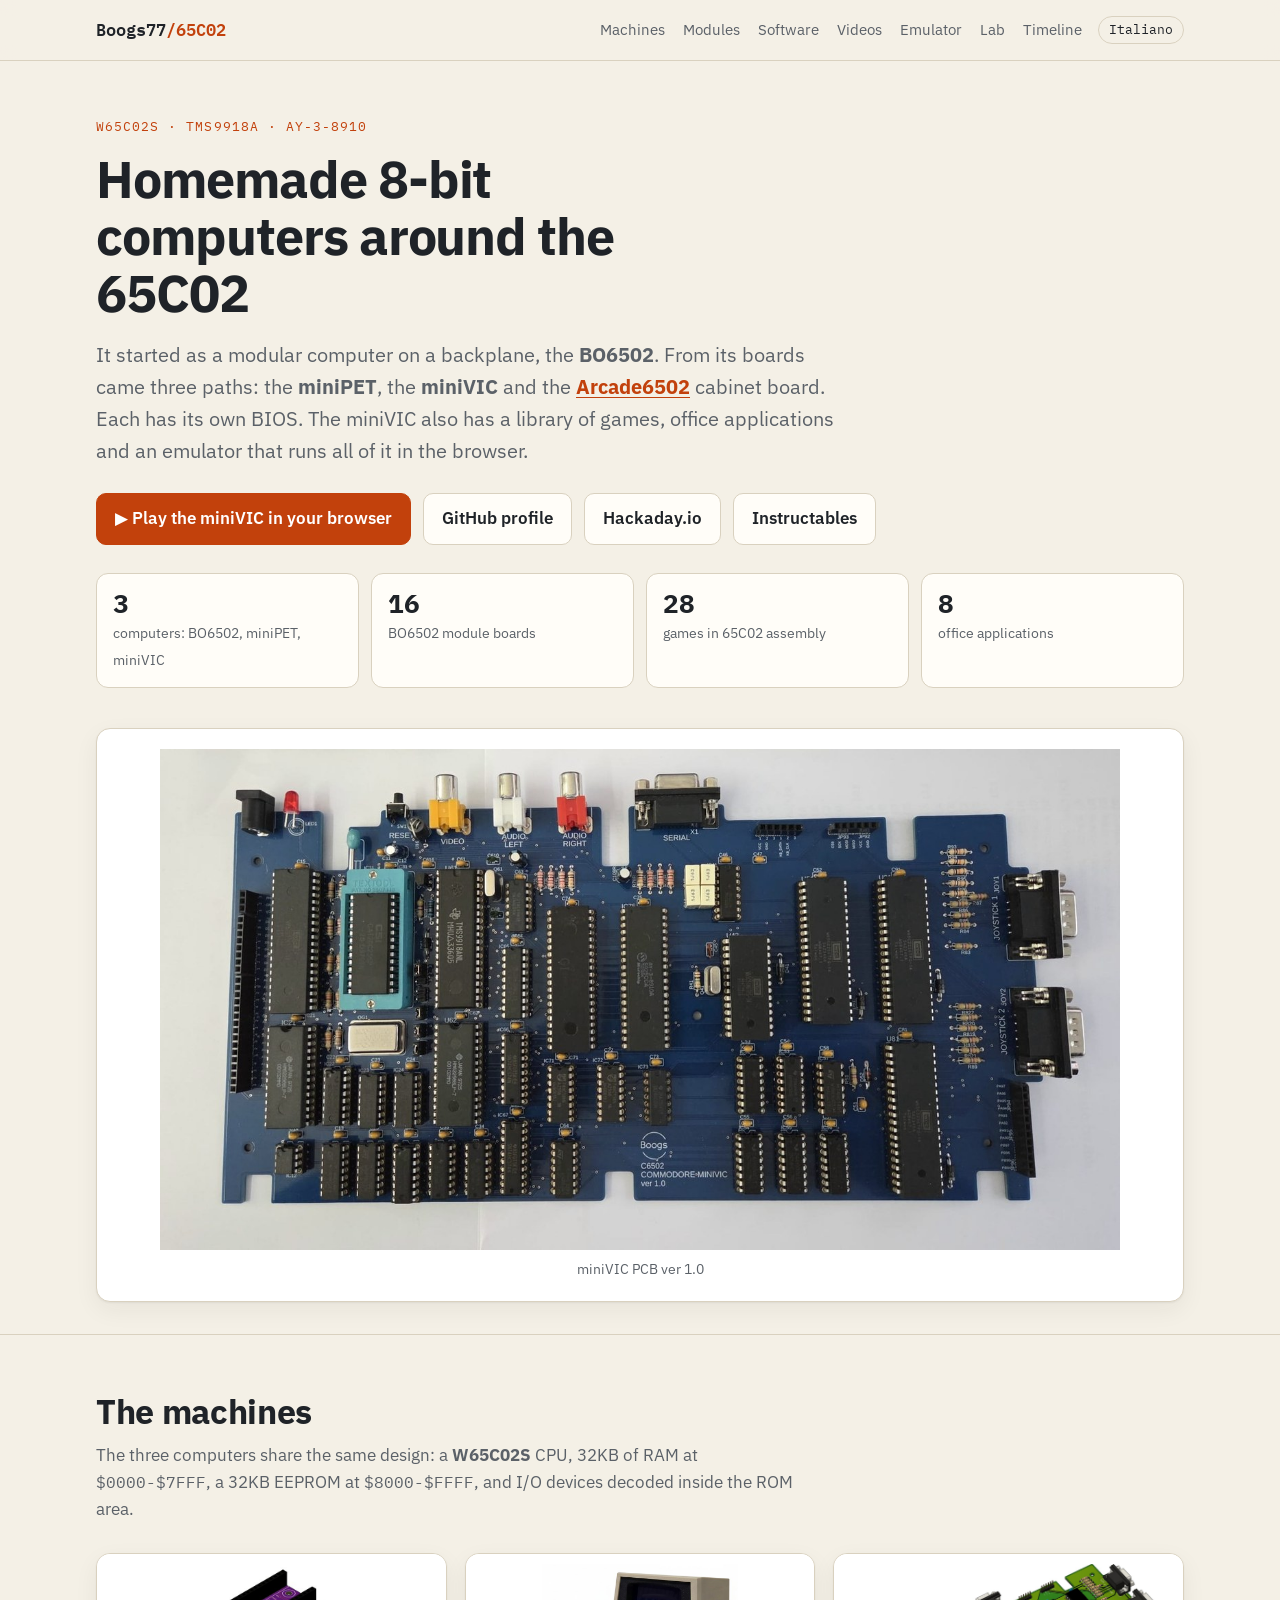
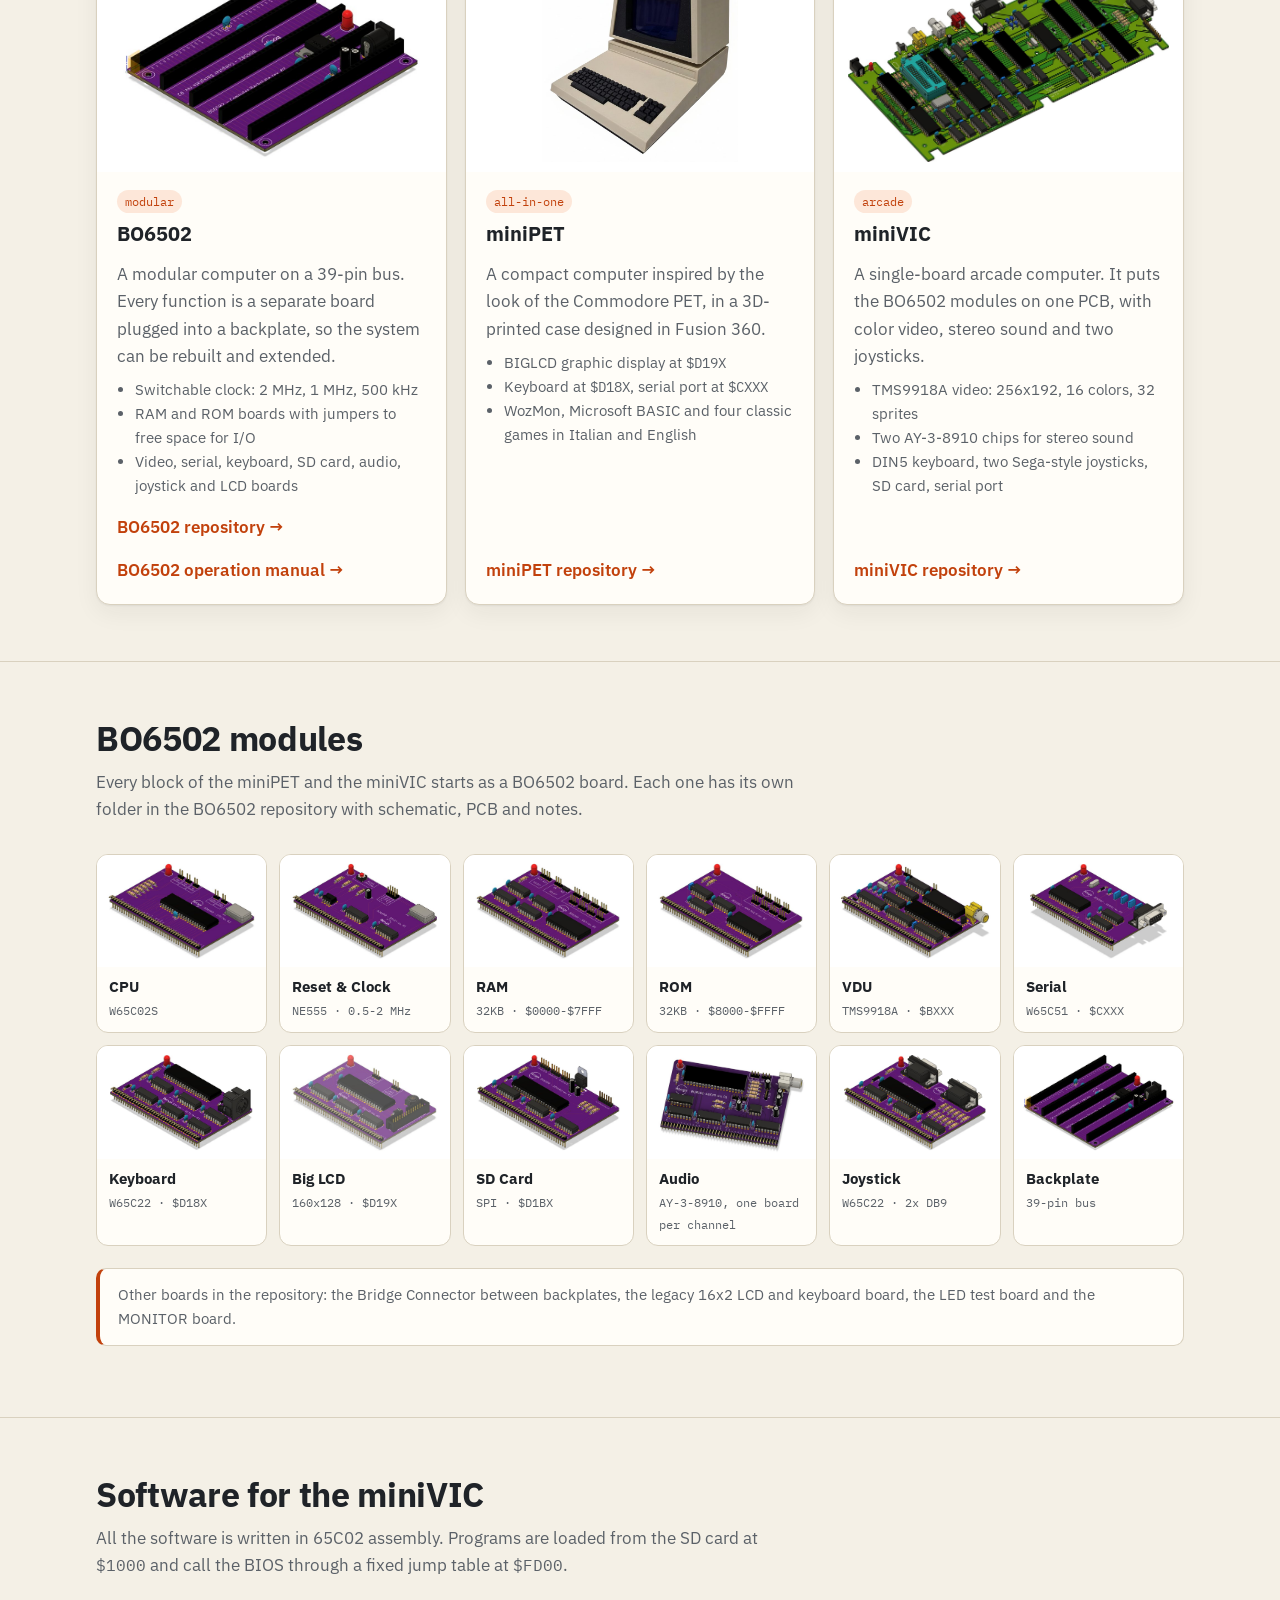
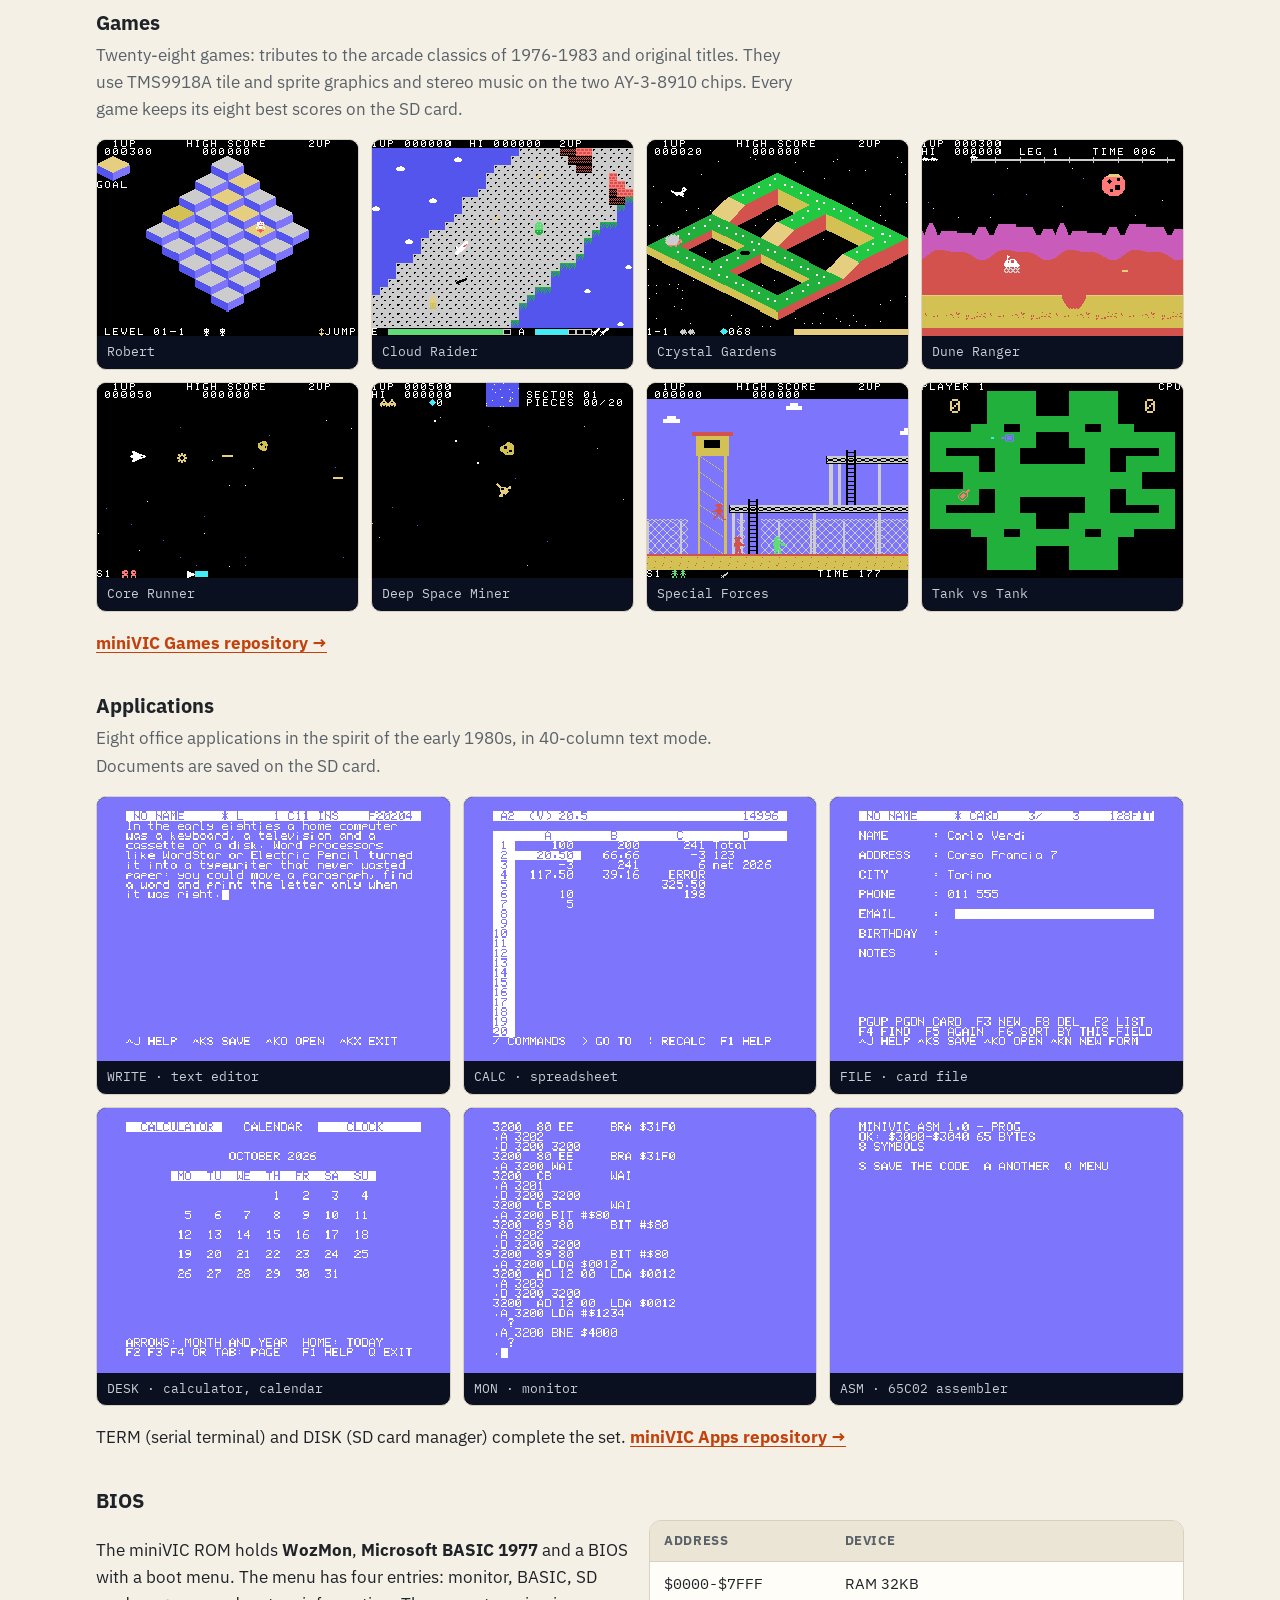
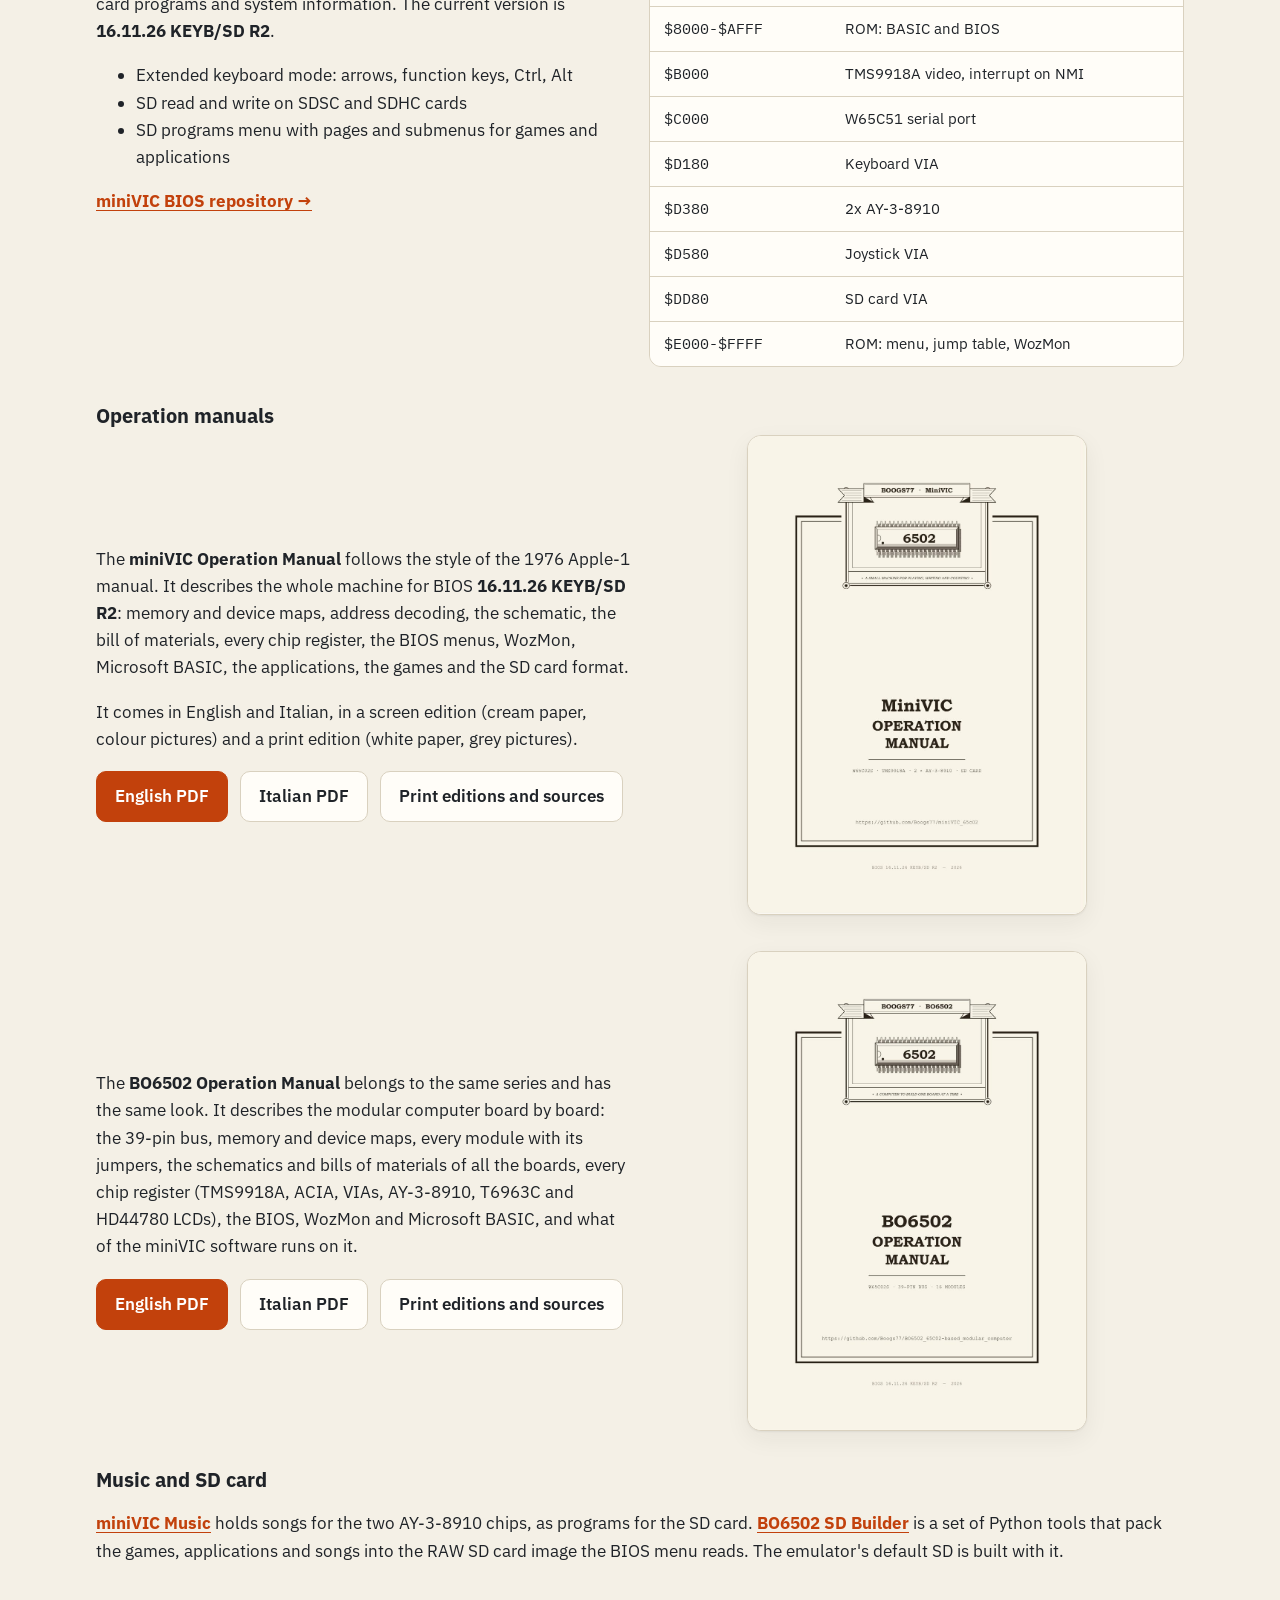
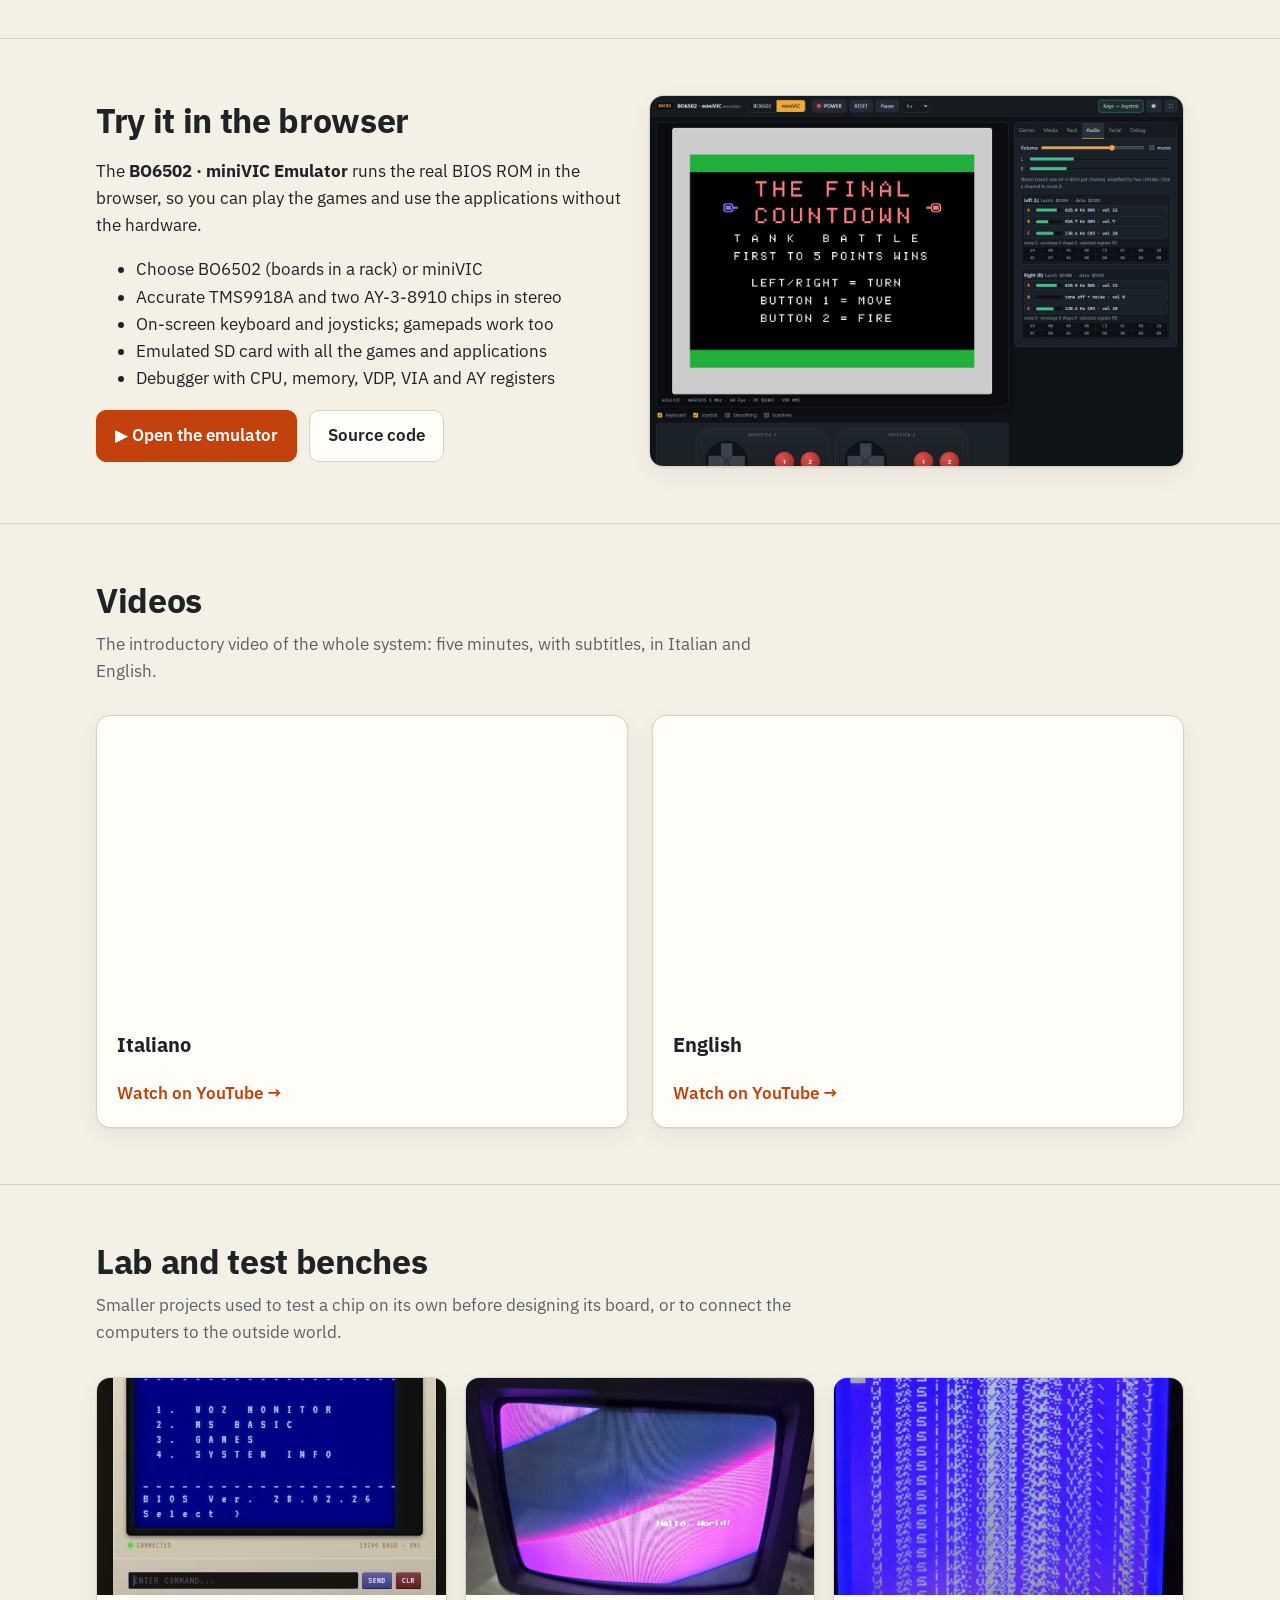
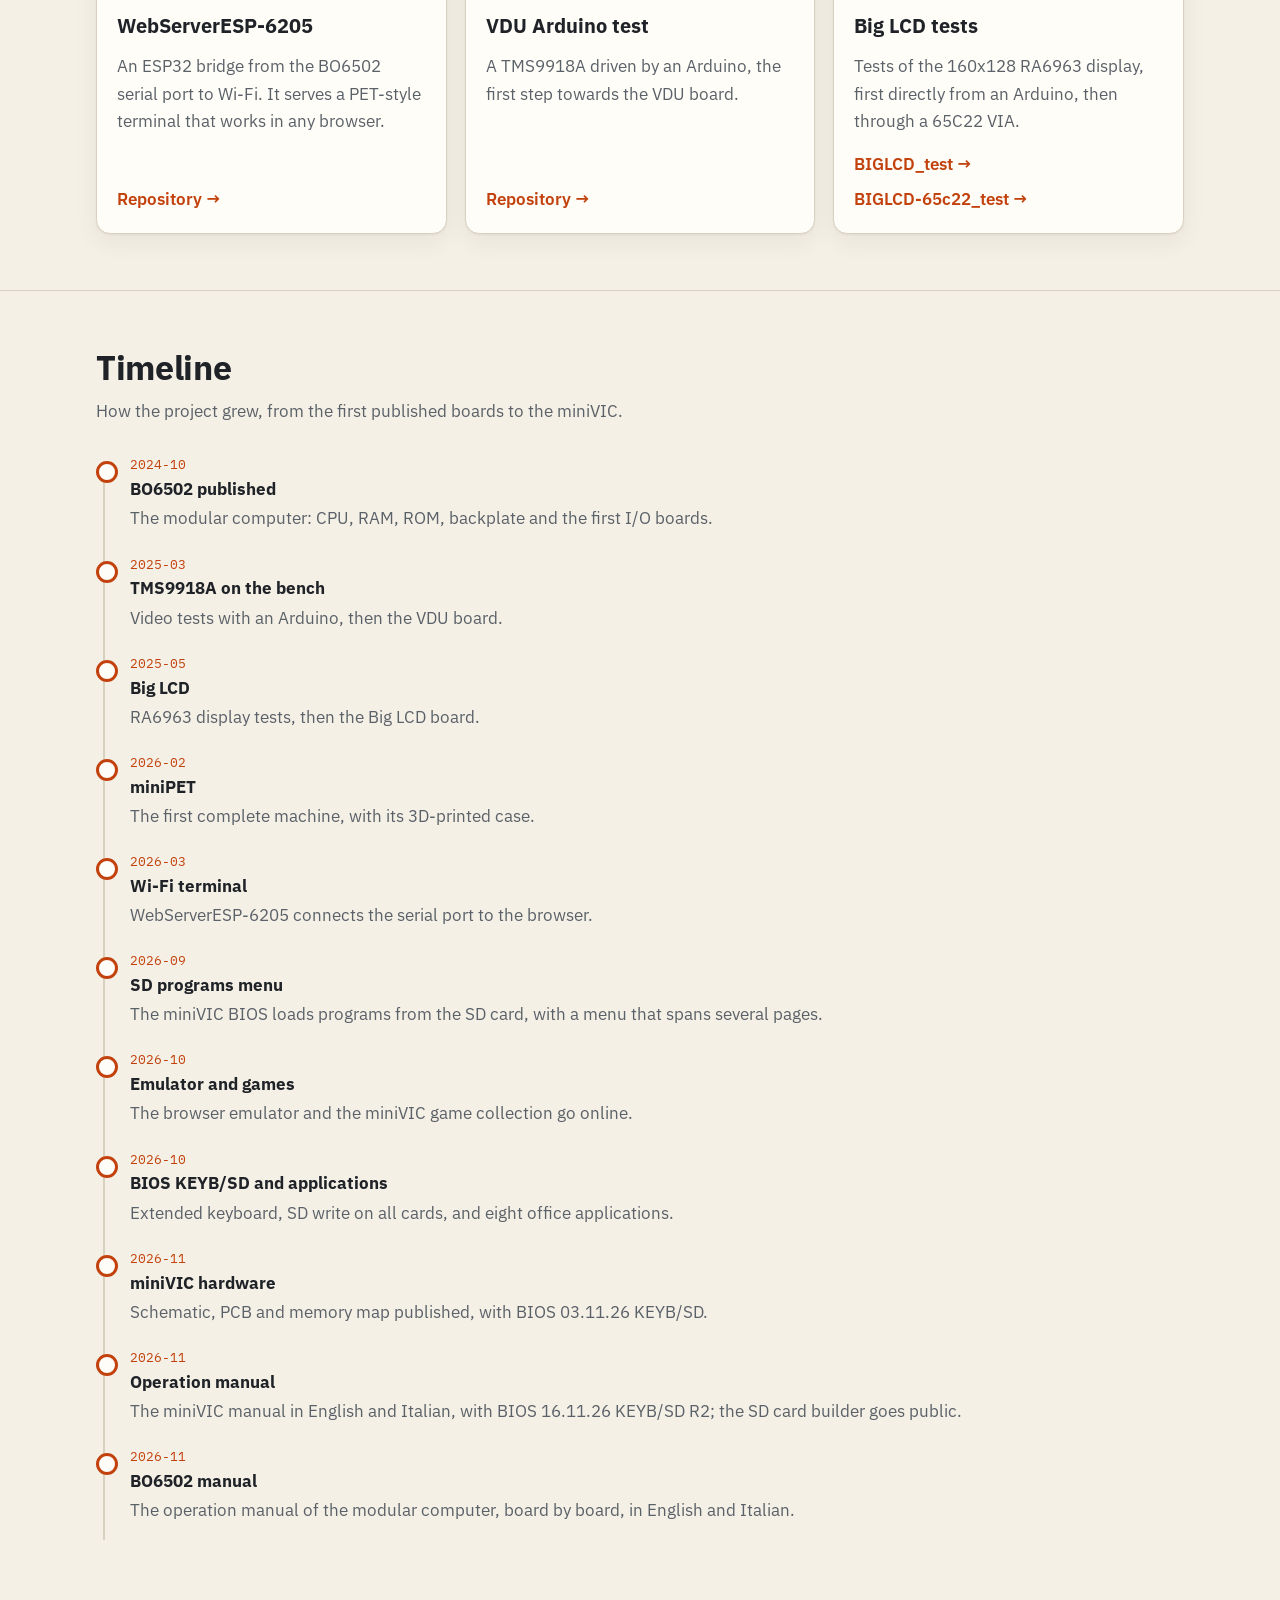
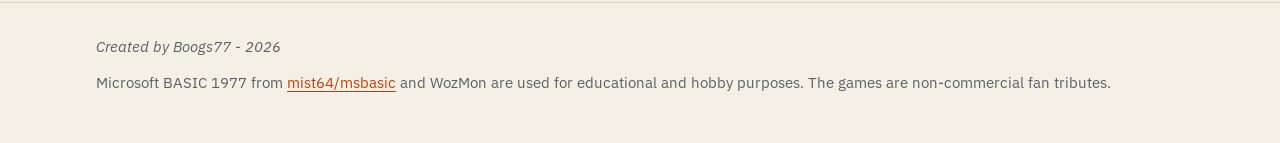
<file: index.html>
<!doctype html>
<html lang="en">
<head>
<meta charset="utf-8">
<meta name="viewport" content="width=device-width, initial-scale=1">
<title>Boogs77 65C02 Projects</title>
<meta name="description" content="Homemade 8-bit computers built around the W65C02S: the BO6502 modular computer, the miniPET, the miniVIC and the Arcade6502 board, with their BIOS, games, applications and a browser emulator.">
<link rel="canonical" href="https://boogs77.github.io/">
<link rel="alternate" hreflang="x-default" href="https://boogs77.github.io/">
<meta property="og:type" content="website">
<meta property="og:site_name" content="Boogs77 65C02">
<meta property="og:title" content="Boogs77 65C02 Projects">
<meta property="og:description" content="Homemade 8-bit computers built around the W65C02S: the BO6502 modular computer, the miniPET, the miniVIC and the Arcade6502 board, with their BIOS, games, applications and a browser emulator.">
<meta property="og:url" content="https://boogs77.github.io/">
<meta property="og:image" content="https://boogs77.github.io/img/emulator.jpg">
<meta property="og:locale" content="en_US">
<meta property="og:locale:alternate" content="it_IT">
<meta name="twitter:card" content="summary_large_image">
<meta name="twitter:title" content="Boogs77 65C02 Projects">
<meta name="twitter:description" content="Homemade 8-bit computers built around the W65C02S: the BO6502 modular computer, the miniPET, the miniVIC and the Arcade6502 board, with their BIOS, games, applications and a browser emulator.">
<meta name="twitter:image" content="https://boogs77.github.io/img/emulator.jpg">
<script type="application/ld+json">{"@context": "https://schema.org", "@graph": [{"@type": "WebSite", "name": "Boogs77 65C02", "url": "https://boogs77.github.io/", "inLanguage": ["en", "it"]}, {"@type": "VideoObject", "name": "The BO6502 family of 65C02 computers (Italian)", "description": "Five-minute introduction to the BO6502 family of homebrew 65C02 computers: BO6502, miniPET, miniVIC and Arcade6502.", "thumbnailUrl": ["https://img.youtube.com/vi/_Hjr3x2rjTE/hqdefault.jpg"], "uploadDate": "2026-11-22", "duration": "PT5M", "inLanguage": "it", "contentUrl": "https://youtu.be/_Hjr3x2rjTE", "embedUrl": "https://www.youtube.com/embed/_Hjr3x2rjTE"}, {"@type": "VideoObject", "name": "The BO6502 family of 65C02 computers (English)", "description": "Five-minute introduction to the BO6502 family of homebrew 65C02 computers: BO6502, miniPET, miniVIC and Arcade6502.", "thumbnailUrl": ["https://img.youtube.com/vi/LweN9A5SnNI/hqdefault.jpg"], "uploadDate": "2026-11-22", "duration": "PT5M", "inLanguage": "en", "contentUrl": "https://youtu.be/LweN9A5SnNI", "embedUrl": "https://www.youtube.com/embed/LweN9A5SnNI"}]}</script>
<link rel="alternate" hreflang="en" href="https://boogs77.github.io/">
<link rel="alternate" hreflang="it" href="https://boogs77.github.io/it/">
<link rel="icon" href="data:image/svg+xml,%3Csvg xmlns='http://www.w3.org/2000/svg' viewBox='0 0 32 32'%3E%3Crect width='32' height='32' rx='6' fill='%23c2410c'/%3E%3Ctext x='16' y='22' font-family='monospace' font-size='13' font-weight='700' text-anchor='middle' fill='white'%3E65%3C/text%3E%3C/svg%3E">
<link rel="preconnect" href="https://fonts.googleapis.com">
<link rel="preconnect" href="https://fonts.gstatic.com" crossorigin>
<link href="https://fonts.googleapis.com/css2?family=IBM+Plex+Mono:wght@400;600&family=IBM+Plex+Sans:wght@400;600;700&display=swap" rel="stylesheet">
<link rel="stylesheet" href="style.css">
</head>
<body>

<header class="top">
  <div class="wrap">
    <a class="brand" href="#">Boogs77<span>/65C02</span></a>
    <nav class="nav">
      <a href="#machines">Machines</a>
      <a href="#bo6502">Modules</a>
      <a href="#software">Software</a>
      <a href="#videos">Videos</a>
      <a href="#emulator">Emulator</a>
      <a href="#lab">Lab</a>
      <a href="#timeline">Timeline</a>
    </nav>
    <a class="lang" href="it/" hreflang="it" lang="it">Italiano</a>
  </div>
</header>

<main>
  <div class="wrap hero">
    <p class="eyebrow">W65C02S · TMS9918A · AY-3-8910</p>
    <h1>Homemade 8-bit computers around the 65C02</h1>
    <p class="lead">It started as a modular computer on a backplane, the <b>BO6502</b>. From its boards came three paths: the <b>miniPET</b>, the <b>miniVIC</b> and the <a href="https://github.com/Boogs77/arcade_bios"><b>Arcade6502</b></a> cabinet board. Each has its own BIOS. The miniVIC also has a library of games, office applications and an emulator that runs all of it in the browser.</p>
    <div class="actions">
      <a class="btn primary" href="https://boogs77.github.io/BO6502-miniVIC-emulator/">▶ Play the miniVIC in your browser</a>
      <a class="btn" href="https://github.com/Boogs77">GitHub profile</a>
      <a class="btn" href="https://hackaday.io/project/207465">Hackaday.io</a>
      <a class="btn" href="https://www.instructables.com/Build-a-Modular-65C02-Computer-BO6502-and-Turn-It-/">Instructables</a>
    </div>

    <ul class="stats">
      <li><b>3</b><span>computers: BO6502, miniPET, miniVIC</span></li>
      <li><b>16</b><span>BO6502 module boards</span></li>
      <li><b>28</b><span>games in 65C02 assembly</span></li>
      <li><b>8</b><span>office applications</span></li>
    </ul>

    <figure class="hero-figure">
      <img src="img/minivic_board.jpg" alt="The miniVIC single-board computer: photo of the assembled PCB with the CPU, ZIF ROM socket, video, audio and joystick connectors" width="1400" height="731">
      <figcaption>miniVIC PCB ver 1.0</figcaption>
    </figure>
  </div>

  <!-- ===================== MACHINES ===================== -->
  <section id="machines">
    <div class="wrap">
      <h2>The machines</h2>
      <p class="section-lead">The three computers share the same design: a <b>W65C02S</b> CPU, 32KB of RAM at <code>$0000-$7FFF</code>, a 32KB EEPROM at <code>$8000-$FFFF</code>, and I/O devices decoded inside the ROM area.</p>

      <div class="grid three">
        <article class="card">
          <div class="media"><img src="img/m_backplate.jpg" alt="BO6502 backplate with five slots" loading="lazy"></div>
          <div class="body">
            <span class="tag">modular</span>
            <h3>BO6502</h3>
            <p>A modular computer on a 39-pin bus. Every function is a separate board plugged into a backplate, so the system can be rebuilt and extended.</p>
            <ul>
              <li>Switchable clock: 2 MHz, 1 MHz, 500 kHz</li>
              <li>RAM and ROM boards with jumpers to free space for I/O</li>
              <li>Video, serial, keyboard, SD card, audio, joystick and LCD boards</li>
            </ul>
            <a class="more" href="https://github.com/Boogs77/BO6502_65C02-based_modular_computer">BO6502 repository →</a>
            <a class="more" href="https://github.com/Boogs77/BO6502-manual">BO6502 operation manual →</a>
          </div>
        </article>

        <article class="card">
          <div class="media"><img src="img/minipet.jpg" alt="The miniPET: a small beige computer with a built-in screen and keyboard" loading="lazy"></div>
          <div class="body">
            <span class="tag">all-in-one</span>
            <h3>miniPET</h3>
            <p>A compact computer inspired by the look of the Commodore PET, in a 3D-printed case designed in Fusion 360.</p>
            <ul>
              <li>BIGLCD graphic display at <code>$D19X</code></li>
              <li>Keyboard at <code>$D18X</code>, serial port at <code>$CXXX</code></li>
              <li>WozMon, Microsoft BASIC and four classic games in Italian and English</li>
            </ul>
            <a class="more" href="https://github.com/Boogs77/miniPET_65c02">miniPET repository →</a>
          </div>
        </article>

        <article class="card">
          <div class="media"><img src="img/minivic_3d_rca.jpg" alt="The miniVIC board in 3D, seen from an angle" loading="lazy"></div>
          <div class="body">
            <span class="tag">arcade</span>
            <h3>miniVIC</h3>
            <p>A single-board arcade computer. It puts the BO6502 modules on one PCB, with color video, stereo sound and two joysticks.</p>
            <ul>
              <li>TMS9918A video: 256x192, 16 colors, 32 sprites</li>
              <li>Two AY-3-8910 chips for stereo sound</li>
              <li>DIN5 keyboard, two Sega-style joysticks, SD card, serial port</li>
            </ul>
            <a class="more" href="https://github.com/Boogs77/miniVIC_65c02">miniVIC repository →</a>
          </div>
        </article>
      </div>
    </div>
  </section>

  <!-- ===================== BO6502 MODULES ===================== -->
  <section id="bo6502">
    <div class="wrap">
      <h2>BO6502 modules</h2>
      <p class="section-lead">Every block of the miniPET and the miniVIC starts as a BO6502 board. Each one has its own folder in the BO6502 repository with schematic, PCB and notes.</p>

      <div class="modules">
        <a class="module" href="https://github.com/Boogs77/BO6502_65C02-based_modular_computer/tree/main/BO6502%20CPU"><img src="img/m_cpu.jpg" alt="" loading="lazy"><div><b>CPU</b><span>W65C02S</span></div></a>
        <a class="module" href="https://github.com/Boogs77/BO6502_65C02-based_modular_computer/tree/main/BO6502%20RESET"><img src="img/m_reset.jpg" alt="" loading="lazy"><div><b>Reset &amp; Clock</b><span>NE555 · 0.5-2 MHz</span></div></a>
        <a class="module" href="https://github.com/Boogs77/BO6502_65C02-based_modular_computer/tree/main/BO6502%20RAM"><img src="img/m_ram.jpg" alt="" loading="lazy"><div><b>RAM</b><span>32KB · $0000-$7FFF</span></div></a>
        <a class="module" href="https://github.com/Boogs77/BO6502_65C02-based_modular_computer/tree/main/BO6502%20ROM"><img src="img/m_rom.jpg" alt="" loading="lazy"><div><b>ROM</b><span>32KB · $8000-$FFFF</span></div></a>
        <a class="module" href="https://github.com/Boogs77/BO6502_65C02-based_modular_computer/tree/main/BO6502%20VDU"><img src="img/m_vdu.jpg" alt="" loading="lazy"><div><b>VDU</b><span>TMS9918A · $BXXX</span></div></a>
        <a class="module" href="https://github.com/Boogs77/BO6502_65C02-based_modular_computer/tree/main/BO6502%20SERIAL"><img src="img/m_serial.jpg" alt="" loading="lazy"><div><b>Serial</b><span>W65C51 · $CXXX</span></div></a>
        <a class="module" href="https://github.com/Boogs77/BO6502_65C02-based_modular_computer/tree/main/BO6502%20KEYb"><img src="img/m_keyb.jpg" alt="" loading="lazy"><div><b>Keyboard</b><span>W65C22 · $D18X</span></div></a>
        <a class="module" href="https://github.com/Boogs77/BO6502_65C02-based_modular_computer/tree/main/BO6502%20BIGLCD"><img src="img/m_biglcd.jpg" alt="" loading="lazy"><div><b>Big LCD</b><span>160x128 · $D19X</span></div></a>
        <a class="module" href="https://github.com/Boogs77/BO6502_65C02-based_modular_computer/tree/main/BO6502%20SDCard"><img src="img/m_sdcard.jpg" alt="" loading="lazy"><div><b>SD Card</b><span>SPI · $D1BX</span></div></a>
        <a class="module" href="https://github.com/Boogs77/BO6502_65C02-based_modular_computer/tree/main/BO6502%20AUDIO"><img src="img/m_audio.jpg" alt="" loading="lazy"><div><b>Audio</b><span>AY-3-8910, one board per channel</span></div></a>
        <a class="module" href="https://github.com/Boogs77/BO6502_65C02-based_modular_computer/tree/main/BO6502%20JOYSTICK"><img src="img/m_joystick.jpg" alt="" loading="lazy"><div><b>Joystick</b><span>W65C22 · 2x DB9</span></div></a>
        <a class="module" href="https://github.com/Boogs77/BO6502_65C02-based_modular_computer/tree/main/BO6502%20BACKPLATE"><img src="img/m_backplate.jpg" alt="" loading="lazy"><div><b>Backplate</b><span>39-pin bus</span></div></a>
      </div>
      <p class="note">Other boards in the repository: the Bridge Connector between backplates, the legacy 16x2 LCD and keyboard board, the LED test board and the MONITOR board.</p>
    </div>
  </section>

  <!-- ===================== SOFTWARE ===================== -->
  <section id="software">
    <div class="wrap">
      <h2>Software for the miniVIC</h2>
      <p class="section-lead">All the software is written in 65C02 assembly. Programs are loaded from the SD card at <code>$1000</code> and call the BIOS through a fixed jump table at <code>$FD00</code>.</p>

      <h3>Games</h3>
      <p class="section-lead" style="margin-bottom:16px">Twenty-eight games: tributes to the arcade classics of 1976-1983 and original titles. They use TMS9918A tile and sprite graphics and stereo music on the two AY-3-8910 chips. Every game keeps its eight best scores on the SD card.</p>
      <div class="shots">
        <figure><img src="img/g_robert.png" alt="Robert: isometric cube-hopping game" loading="lazy"><figcaption>Robert</figcaption></figure>
        <figure><img src="img/g_cloud_raider.png" alt="Cloud Raider: isometric shooter" loading="lazy"><figcaption>Cloud Raider</figcaption></figure>
        <figure><img src="img/g_crystal_gardens.png" alt="Crystal Gardens: isometric maze game" loading="lazy"><figcaption>Crystal Gardens</figcaption></figure>
        <figure><img src="img/g_dune_ranger.png" alt="Dune Ranger: side-scrolling rover game" loading="lazy"><figcaption>Dune Ranger</figcaption></figure>
        <figure><img src="img/g_core_runner.png" alt="Core Runner: space run and platform game" loading="lazy"><figcaption>Core Runner</figcaption></figure>
        <figure><img src="img/g_deep_space_miner.png" alt="Deep Space Miner: space mining shooter" loading="lazy"><figcaption>Deep Space Miner</figcaption></figure>
        <figure><img src="img/g_special_forces.png" alt="Special Forces: side-scrolling action game" loading="lazy"><figcaption>Special Forces</figcaption></figure>
        <figure><img src="img/g_tank.png" alt="Tank vs Tank: two tanks on a battlefield" loading="lazy"><figcaption>Tank vs Tank</figcaption></figure>
      </div>
      <p><a href="https://github.com/Boogs77/miniVIC_games"><b>miniVIC Games repository →</b></a></p>

      <h3 style="margin-top:36px">Applications</h3>
      <p class="section-lead" style="margin-bottom:16px">Eight office applications in the spirit of the early 1980s, in 40-column text mode. Documents are saved on the SD card.</p>
      <div class="shots apps">
        <figure><img src="img/a_write_typing.png" alt="miniVIC WRITE text editor" loading="lazy"><figcaption>WRITE · text editor</figcaption></figure>
        <figure><img src="img/a_calc_formulas.png" alt="miniVIC CALC spreadsheet" loading="lazy"><figcaption>CALC · spreadsheet</figcaption></figure>
        <figure><img src="img/a_file_card.png" alt="miniVIC FILE card file" loading="lazy"><figcaption>FILE · card file</figcaption></figure>
        <figure><img src="img/a_desk_calendar.png" alt="miniVIC DESK calendar" loading="lazy"><figcaption>DESK · calculator, calendar</figcaption></figure>
        <figure><img src="img/a_mon_disasm.png" alt="miniVIC MON machine language monitor" loading="lazy"><figcaption>MON · monitor</figcaption></figure>
        <figure><img src="img/a_asm_ok.png" alt="miniVIC ASM assembler" loading="lazy"><figcaption>ASM · 65C02 assembler</figcaption></figure>
      </div>
      <p>TERM (serial terminal) and DISK (SD card manager) complete the set. <a href="https://github.com/Boogs77/miniVIC_apps"><b>miniVIC Apps repository →</b></a></p>

      <h3 style="margin-top:36px">BIOS</h3>
      <div class="grid two">
        <div>
          <p>The miniVIC ROM holds <b>WozMon</b>, <b>Microsoft BASIC 1977</b> and a BIOS with a boot menu. The menu has four entries: monitor, BASIC, SD card programs and system information. The current version is <b>16.11.26 KEYB/SD R2</b>.</p>
          <ul>
            <li>Extended keyboard mode: arrows, function keys, Ctrl, Alt</li>
            <li>SD read and write on SDSC and SDHC cards</li>
            <li>SD programs menu with pages and submenus for games and applications</li>
          </ul>
          <p><a href="https://github.com/Boogs77/miniVIC_bios"><b>miniVIC BIOS repository →</b></a></p>
        </div>
        <div class="table-scroll">
          <table>
            <thead><tr><th>Address</th><th>Device</th></tr></thead>
            <tbody>
              <tr><td class="addr">$0000-$7FFF</td><td>RAM 32KB</td></tr>
              <tr><td class="addr">$8000-$AFFF</td><td>ROM: BASIC and BIOS</td></tr>
              <tr><td class="addr">$B000</td><td>TMS9918A video, interrupt on NMI</td></tr>
              <tr><td class="addr">$C000</td><td>W65C51 serial port</td></tr>
              <tr><td class="addr">$D180</td><td>Keyboard VIA</td></tr>
              <tr><td class="addr">$D380</td><td>2x AY-3-8910</td></tr>
              <tr><td class="addr">$D580</td><td>Joystick VIA</td></tr>
              <tr><td class="addr">$DD80</td><td>SD card VIA</td></tr>
              <tr><td class="addr">$E000-$FFFF</td><td>ROM: menu, jump table, WozMon</td></tr>
            </tbody>
          </table>
        </div>
      </div>

      <h3 style="margin-top:36px">Operation manuals</h3>
      <div class="grid two" style="align-items:center">
        <div>
          <p>The <b>miniVIC Operation Manual</b> follows the style of the 1976 Apple-1 manual. It describes the whole machine for BIOS <b>16.11.26 KEYB/SD R2</b>: memory and device maps, address decoding, the schematic, the bill of materials, every chip register, the BIOS menus, WozMon, Microsoft BASIC, the applications, the games and the SD card format.</p>
          <p>It comes in English and Italian, in a screen edition (cream paper, colour pictures) and a print edition (white paper, grey pictures).</p>
          <div class="actions" style="margin-top:18px">
            <a class="btn primary" href="https://github.com/Boogs77/miniVIC-manual/blob/main/MiniVIC_Manual_EN.pdf">English PDF</a>
            <a class="btn" href="https://github.com/Boogs77/miniVIC-manual/blob/main/MiniVIC_Manual_IT.pdf">Italian PDF</a>
            <a class="btn" href="https://github.com/Boogs77/miniVIC-manual">Print editions and sources</a>
          </div>
        </div>
        <figure class="card" style="margin:0;max-width:340px;justify-self:center">
          <img src="img/manual_en.jpg" alt="Cover of the miniVIC Operation Manual" loading="lazy" width="910" height="1287">
        </figure>
      </div>

      <div class="grid two" style="align-items:center;margin-top:36px">
        <div>
          <p>The <b>BO6502 Operation Manual</b> belongs to the same series and has the same look. It describes the modular computer board by board: the 39-pin bus, memory and device maps, every module with its jumpers, the schematics and bills of materials of all the boards, every chip register (TMS9918A, ACIA, VIAs, AY-3-8910, T6963C and HD44780 LCDs), the BIOS, WozMon and Microsoft BASIC, and what of the miniVIC software runs on it.</p>
          <div class="actions" style="margin-top:18px">
            <a class="btn primary" href="https://github.com/Boogs77/BO6502-manual/blob/main/BO6502_Manual_EN.pdf">English PDF</a>
            <a class="btn" href="https://github.com/Boogs77/BO6502-manual/blob/main/BO6502_Manual_IT.pdf">Italian PDF</a>
            <a class="btn" href="https://github.com/Boogs77/BO6502-manual">Print editions and sources</a>
          </div>
        </div>
        <figure class="card" style="margin:0;max-width:340px;justify-self:center">
          <img src="img/manual_bo6502_en.jpg" alt="Cover of the BO6502 Operation Manual" loading="lazy" width="910" height="1287">
        </figure>
      </div>

      <h3 style="margin-top:36px">Music and SD card</h3>
      <p><a href="https://github.com/Boogs77/miniVIC_music"><b>miniVIC Music</b></a> holds songs for the two AY-3-8910 chips, as programs for the SD card. <a href="https://github.com/Boogs77/bo6502-SDbuilder"><b>BO6502 SD Builder</b></a> is a set of Python tools that pack the games, applications and songs into the RAW SD card image the BIOS menu reads. The emulator's default SD is built with it.</p>
    </div>
  </section>

  <!-- ===================== EMULATOR ===================== -->
  <section id="emulator">
    <div class="wrap">
      <div class="grid two" style="align-items:center">
        <div>
          <h2>Try it in the browser</h2>
          <p>The <b>BO6502 · miniVIC Emulator</b> runs the real BIOS ROM in the browser, so you can play the games and use the applications without the hardware.</p>
          <ul>
            <li>Choose BO6502 (boards in a rack) or miniVIC</li>
            <li>Accurate TMS9918A and two AY-3-8910 chips in stereo</li>
            <li>On-screen keyboard and joysticks; gamepads work too</li>
            <li>Emulated SD card with all the games and applications</li>
            <li>Debugger with CPU, memory, VDP, VIA and AY registers</li>
          </ul>
          <div class="actions" style="margin-top:18px">
            <a class="btn primary" href="https://boogs77.github.io/BO6502-miniVIC-emulator/">▶ Open the emulator</a>
            <a class="btn" href="https://github.com/Boogs77/BO6502-miniVIC-emulator">Source code</a>
          </div>
        </div>
        <figure class="card" style="margin:0">
          <img src="img/emulator.jpg" alt="The emulator running Tank vs Tank, with the audio panel showing both AY chips" loading="lazy" width="1400" height="972">
        </figure>
      </div>
    </div>
  </section>

  <!-- ===================== VIDEOS ===================== -->
  <section id="videos">
    <div class="wrap">
      <h2>Videos</h2>
      <p class="section-lead">The introductory video of the whole system: five minutes, with subtitles, in Italian and English.</p>
      <div style="display:grid;grid-template-columns:repeat(auto-fit,minmax(300px,1fr));gap:24px">
        <figure class="card" style="margin:0">
          <div style="position:relative;padding-top:56.25%">
            <iframe style="position:absolute;top:0;left:0;width:100%;height:100%;border:0" src="https://www.youtube-nocookie.com/embed/_Hjr3x2rjTE" title="The whole project (Italian)" loading="lazy" allow="accelerometer; encrypted-media; picture-in-picture" referrerpolicy="strict-origin-when-cross-origin" allowfullscreen></iframe>
          </div>
          <figcaption class="body">
            <h3>Italiano</h3>
            <a class="more" href="https://youtu.be/_Hjr3x2rjTE">Watch on YouTube →</a>
          </figcaption>
        </figure>
        <figure class="card" style="margin:0">
          <div style="position:relative;padding-top:56.25%">
            <iframe style="position:absolute;top:0;left:0;width:100%;height:100%;border:0" src="https://www.youtube-nocookie.com/embed/LweN9A5SnNI" title="The whole project (English)" loading="lazy" allow="accelerometer; encrypted-media; picture-in-picture" referrerpolicy="strict-origin-when-cross-origin" allowfullscreen></iframe>
          </div>
          <figcaption class="body">
            <h3>English</h3>
            <a class="more" href="https://youtu.be/LweN9A5SnNI">Watch on YouTube →</a>
          </figcaption>
        </figure>
      </div>
    </div>
  </section>

  <!-- ===================== LAB ===================== -->
  <section id="lab">
    <div class="wrap">
      <h2>Lab and test benches</h2>
      <p class="section-lead">Smaller projects used to test a chip on its own before designing its board, or to connect the computers to the outside world.</p>
      <div class="grid three">
        <article class="card">
          <div class="media photo"><img src="img/webserver.jpg" alt="Browser page of the WebServerESP-6205 with a PET-style screen and keyboard" loading="lazy"></div>
          <div class="body">
            <h3>WebServerESP-6205</h3>
            <p>An ESP32 bridge from the BO6502 serial port to Wi-Fi. It serves a PET-style terminal that works in any browser.</p>
            <a class="more" href="https://github.com/Boogs77/WebServerESP-6205">Repository →</a>
          </div>
        </article>
        <article class="card">
          <div class="media photo"><img src="img/vdu_hello.jpg" alt="TMS9918A test showing text on a monitor" loading="lazy"></div>
          <div class="body">
            <h3>VDU Arduino test</h3>
            <p>A TMS9918A driven by an Arduino, the first step towards the VDU board.</p>
            <a class="more" href="https://github.com/Boogs77/VDU_arduino_test">Repository →</a>
          </div>
        </article>
        <article class="card">
          <div class="media photo"><img src="img/biglcd_wozmon.jpg" alt="Big LCD display showing a WozMon memory dump" loading="lazy"></div>
          <div class="body">
            <h3>Big LCD tests</h3>
            <p>Tests of the 160x128 RA6963 display, first directly from an Arduino, then through a 65C22 VIA.</p>
            <a class="more" href="https://github.com/Boogs77/BIGLCD_test">BIGLCD_test →</a>
            <a class="more" style="padding-top:0" href="https://github.com/Boogs77/BIGLCD-65c22_test">BIGLCD-65c22_test →</a>
          </div>
        </article>
      </div>
    </div>
  </section>

  <!-- ===================== TIMELINE ===================== -->
  <section id="timeline">
    <div class="wrap">
      <h2>Timeline</h2>
      <p class="section-lead">How the project grew, from the first published boards to the miniVIC.</p>
      <ol class="timeline">
        <li><time>2024-10</time><b>BO6502 published</b><p>The modular computer: CPU, RAM, ROM, backplate and the first I/O boards.</p></li>
        <li><time>2025-03</time><b>TMS9918A on the bench</b><p>Video tests with an Arduino, then the VDU board.</p></li>
        <li><time>2025-05</time><b>Big LCD</b><p>RA6963 display tests, then the Big LCD board.</p></li>
        <li><time>2026-02</time><b>miniPET</b><p>The first complete machine, with its 3D-printed case.</p></li>
        <li><time>2026-03</time><b>Wi-Fi terminal</b><p>WebServerESP-6205 connects the serial port to the browser.</p></li>
        <li><time>2026-09</time><b>SD programs menu</b><p>The miniVIC BIOS loads programs from the SD card, with a menu that spans several pages.</p></li>
        <li><time>2026-10</time><b>Emulator and games</b><p>The browser emulator and the miniVIC game collection go online.</p></li>
        <li><time>2026-10</time><b>BIOS KEYB/SD and applications</b><p>Extended keyboard, SD write on all cards, and eight office applications.</p></li>
        <li><time>2026-11</time><b>miniVIC hardware</b><p>Schematic, PCB and memory map published, with BIOS 03.11.26 KEYB/SD.</p></li>
        <li><time>2026-11</time><b>Operation manual</b><p>The miniVIC manual in English and Italian, with BIOS 16.11.26 KEYB/SD R2; the SD card builder goes public.</p></li>
        <li><time>2026-11</time><b>BO6502 manual</b><p>The operation manual of the modular computer, board by board, in English and Italian.</p></li>
      </ol>
    </div>
  </section>
</main>

<footer>
  <div class="wrap">
    <span><i>Created by Boogs77 - 2026</i></span>
    <span>Microsoft BASIC 1977 from <a href="https://github.com/mist64/msbasic">mist64/msbasic</a> and WozMon are used for educational and hobby purposes. The games are non-commercial fan tributes.</span>
  </div>
</footer>

</body>
</html>
</file>
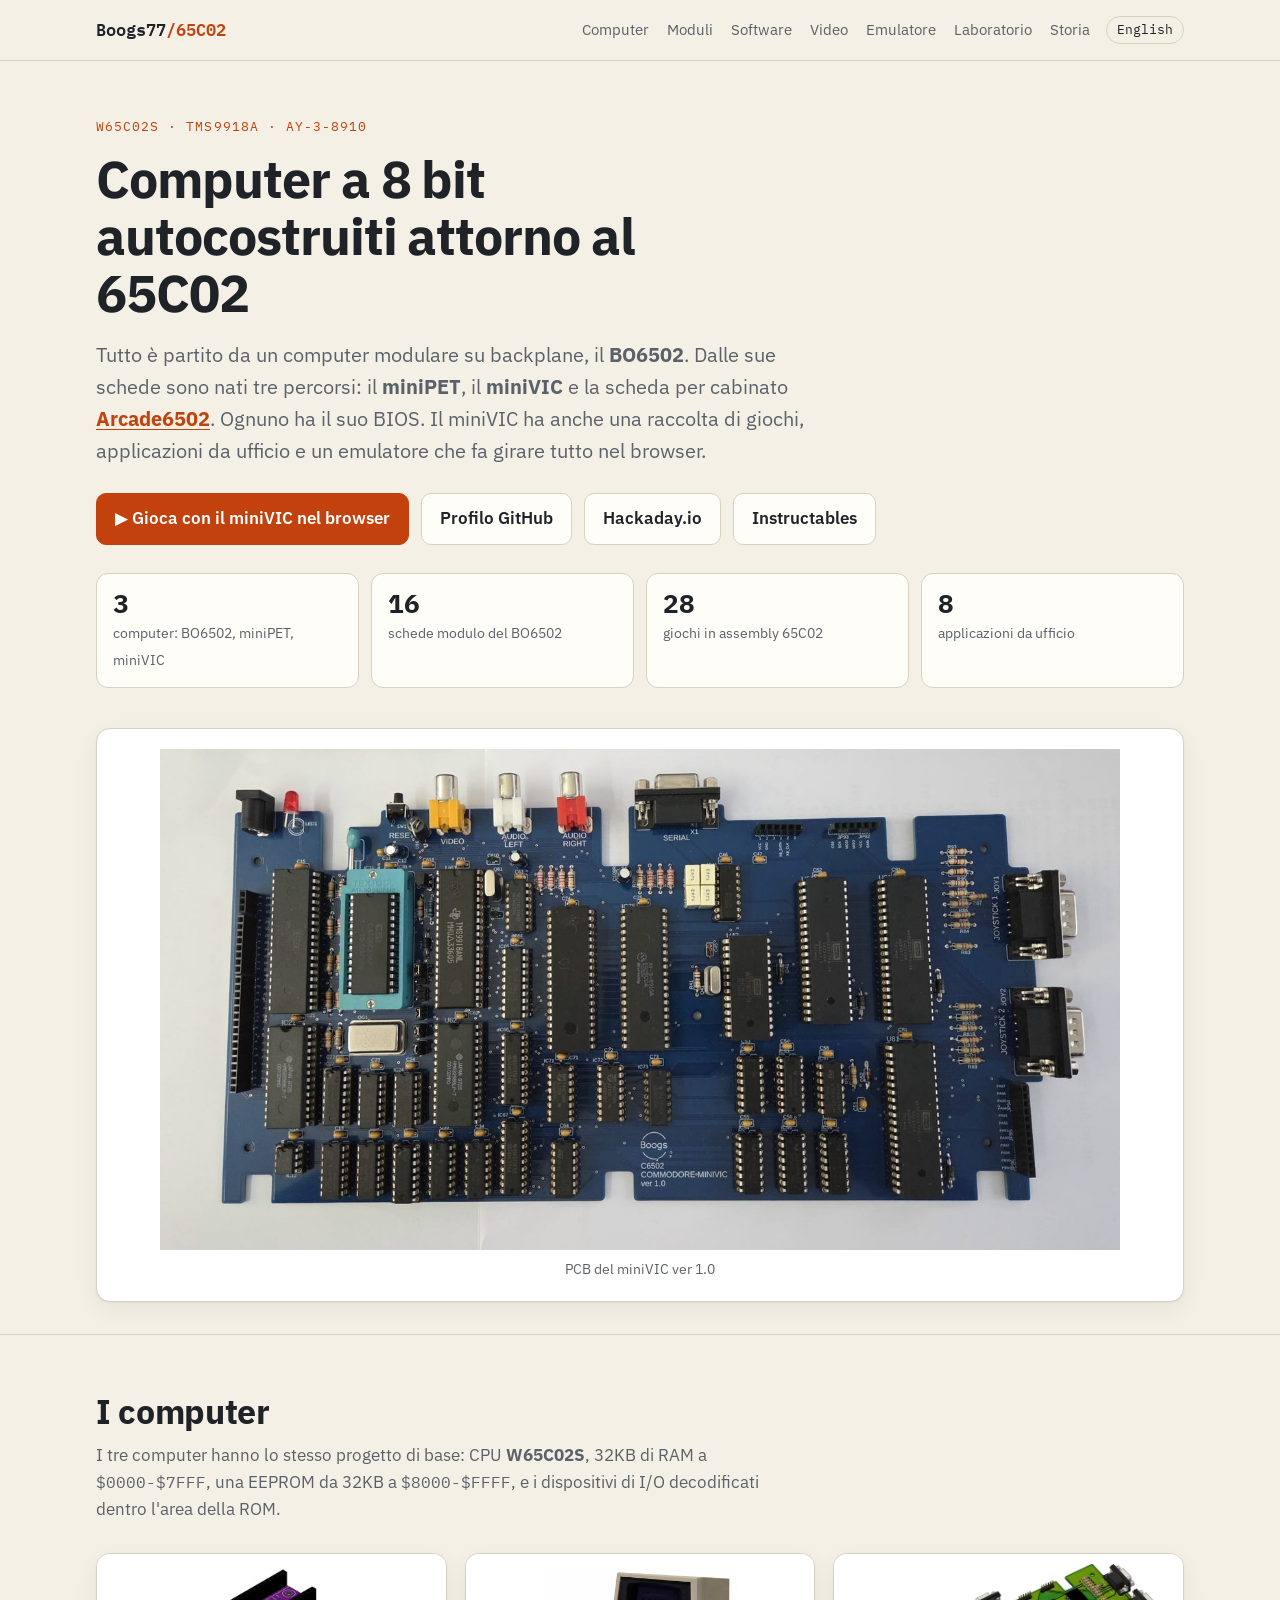
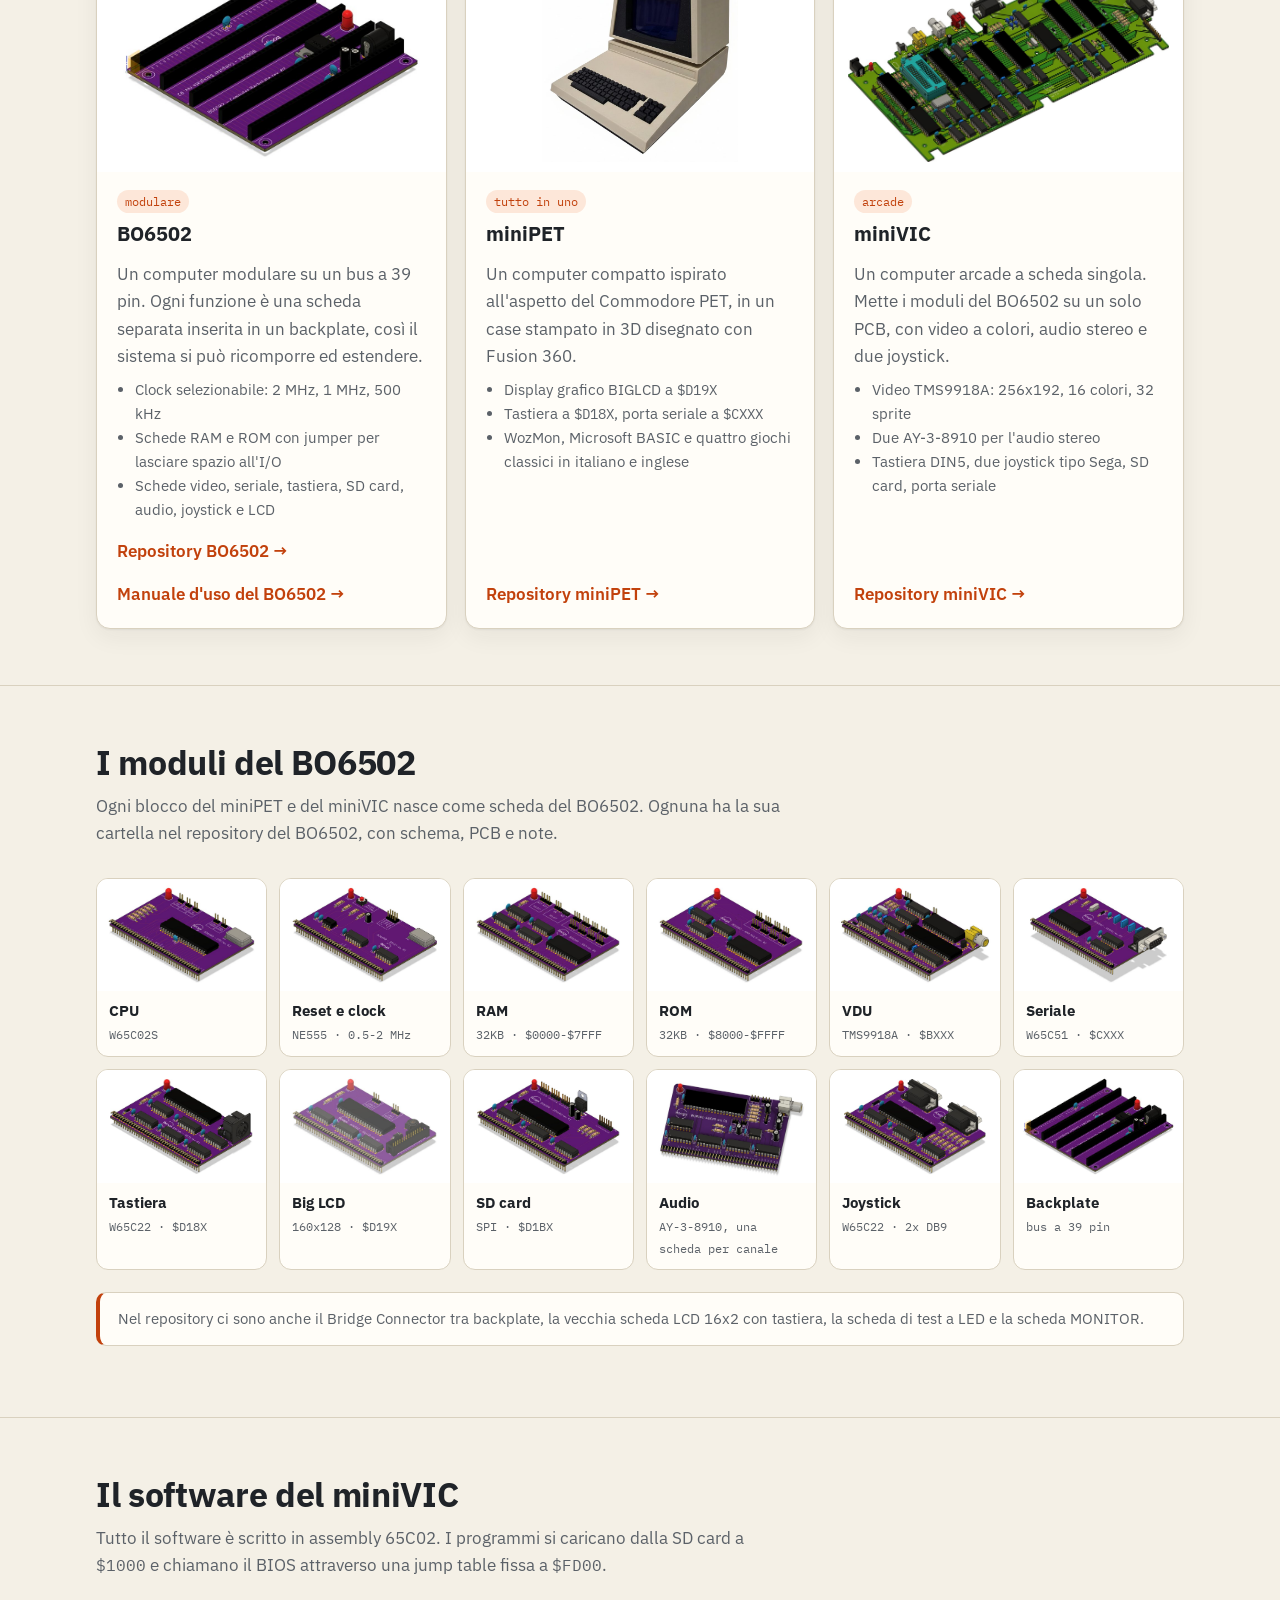
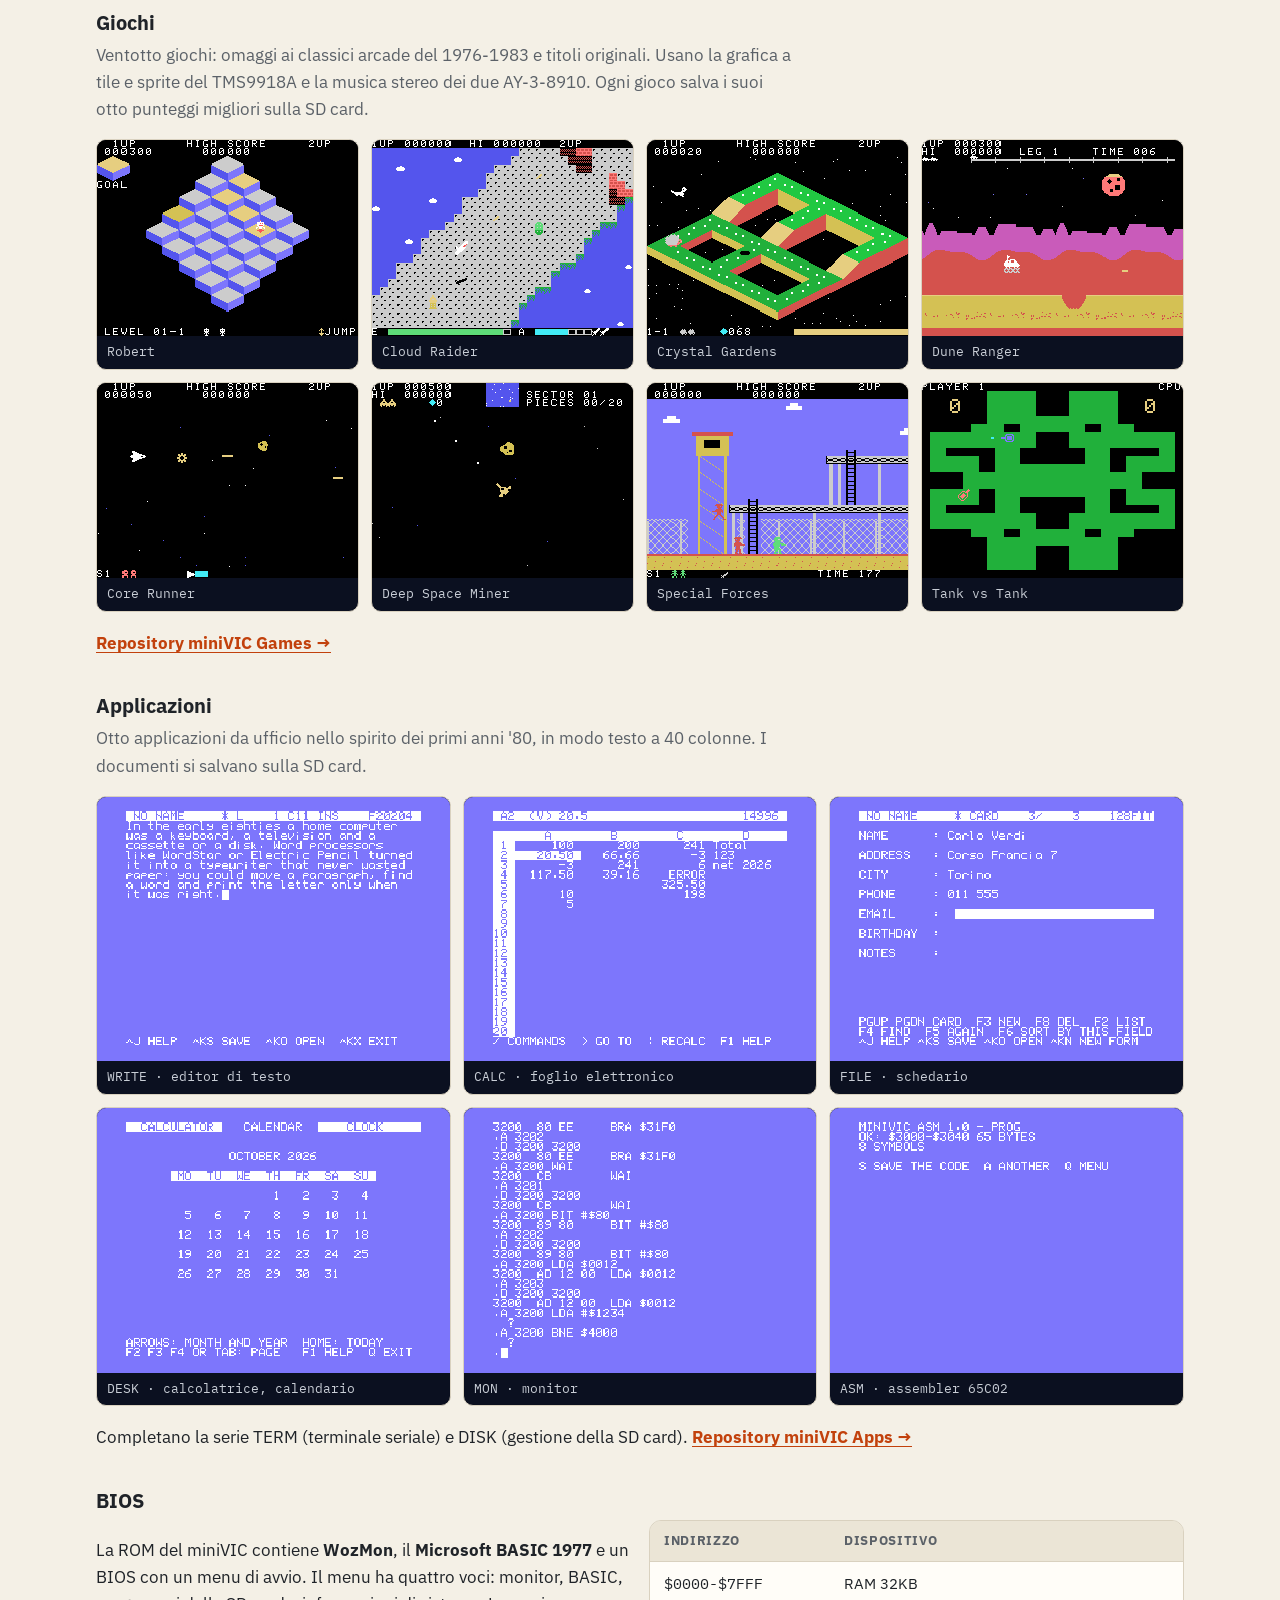
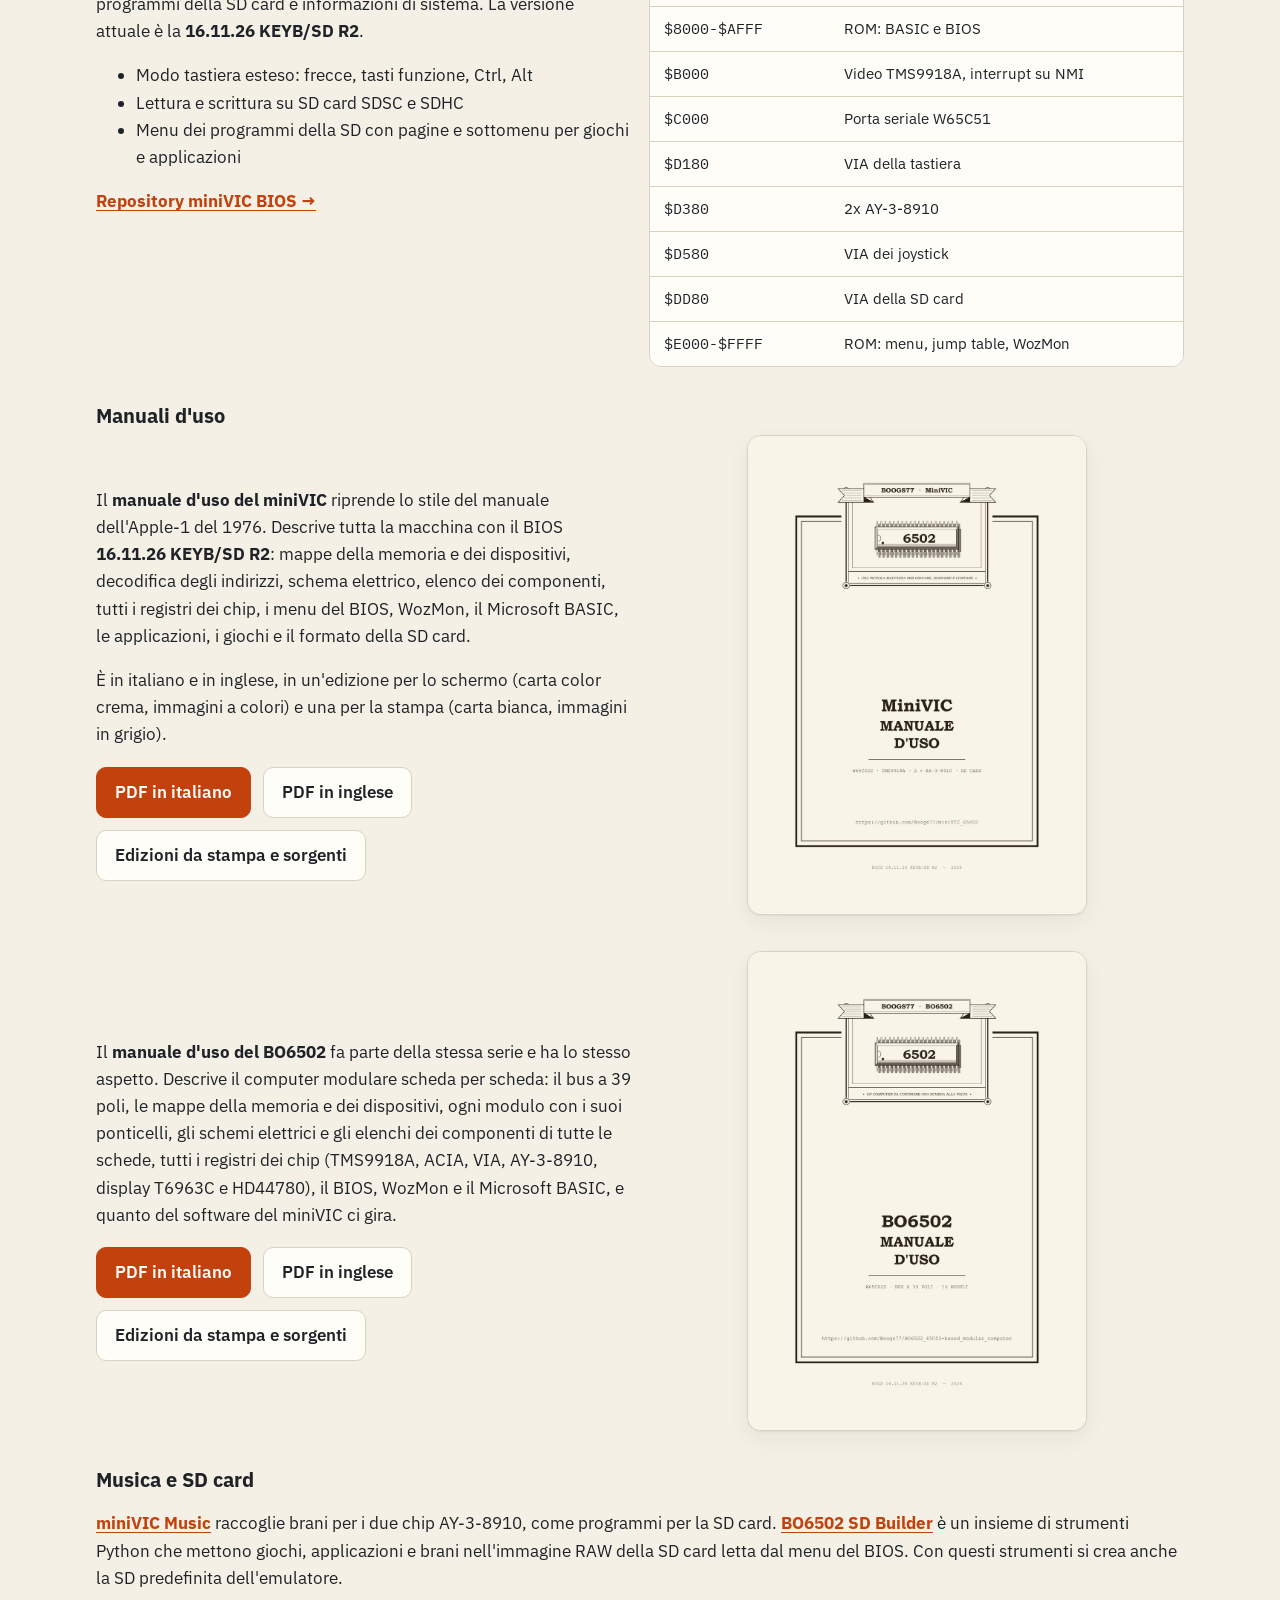
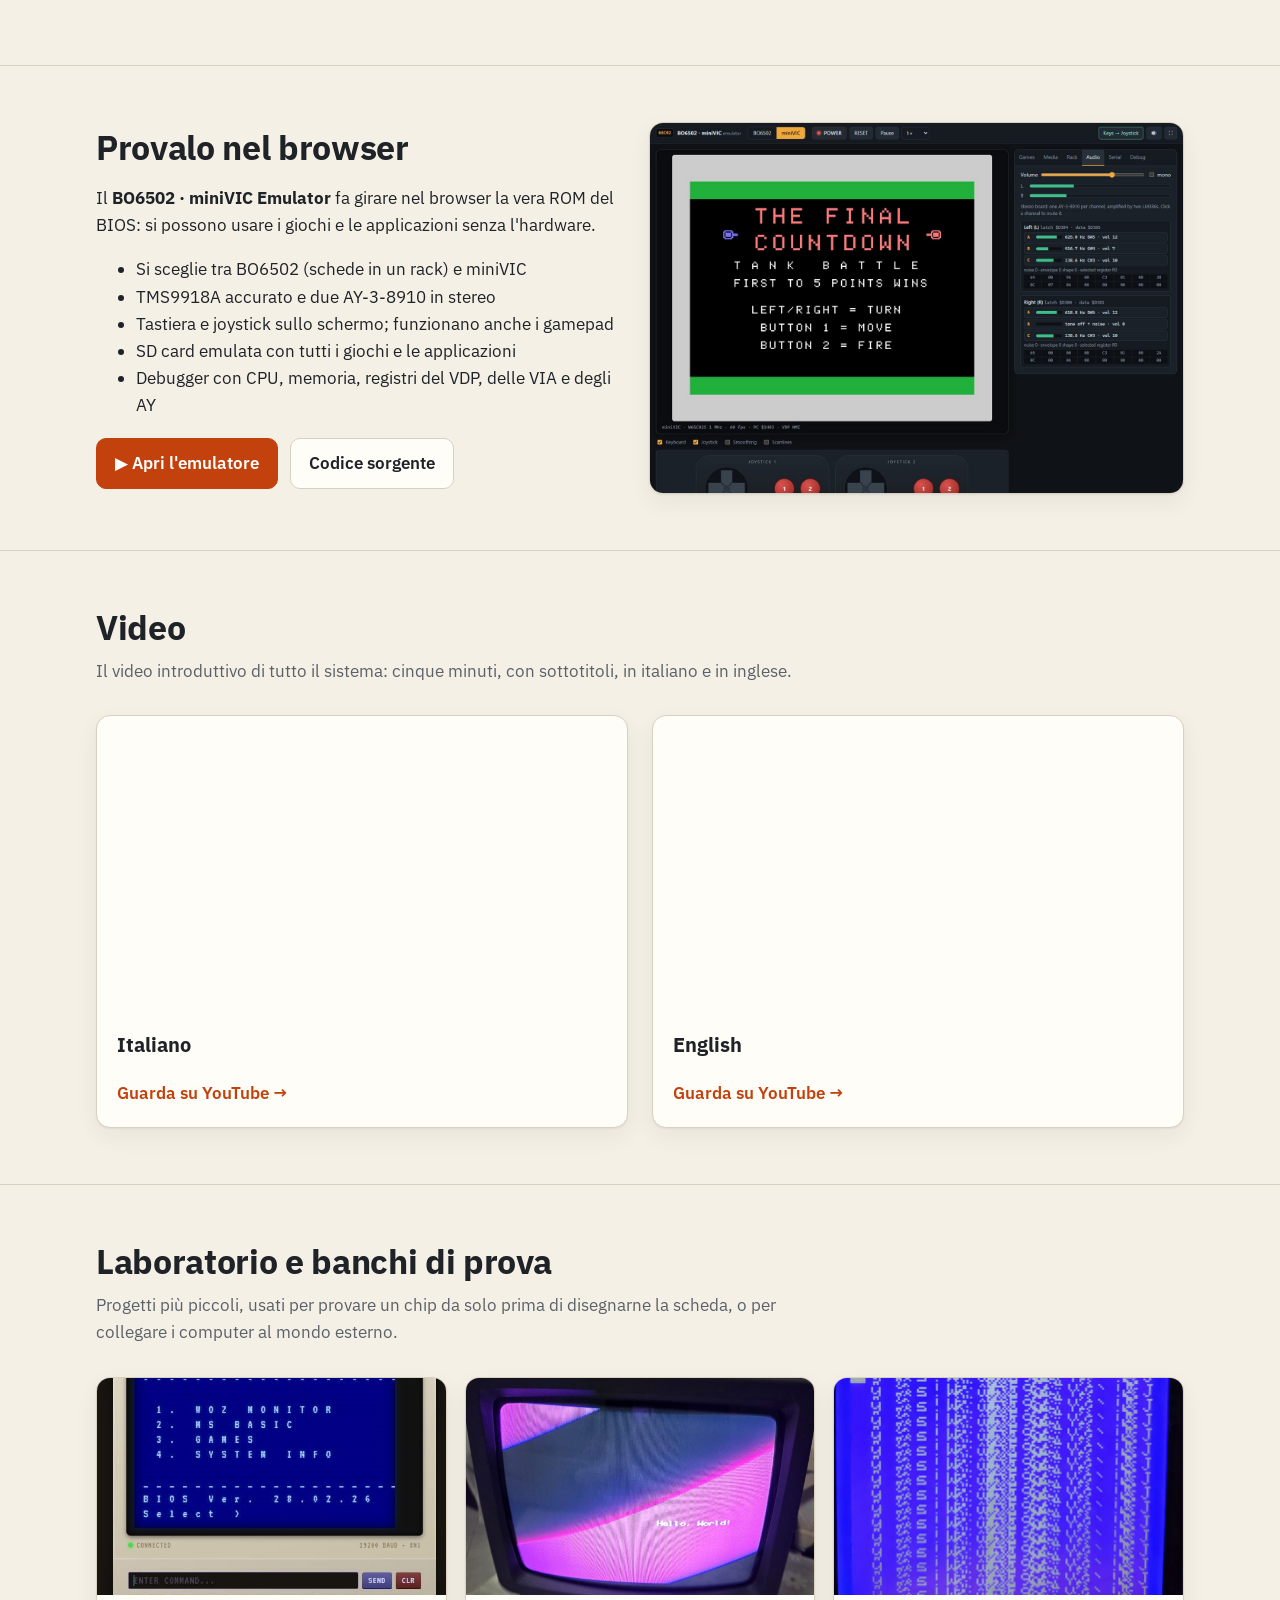
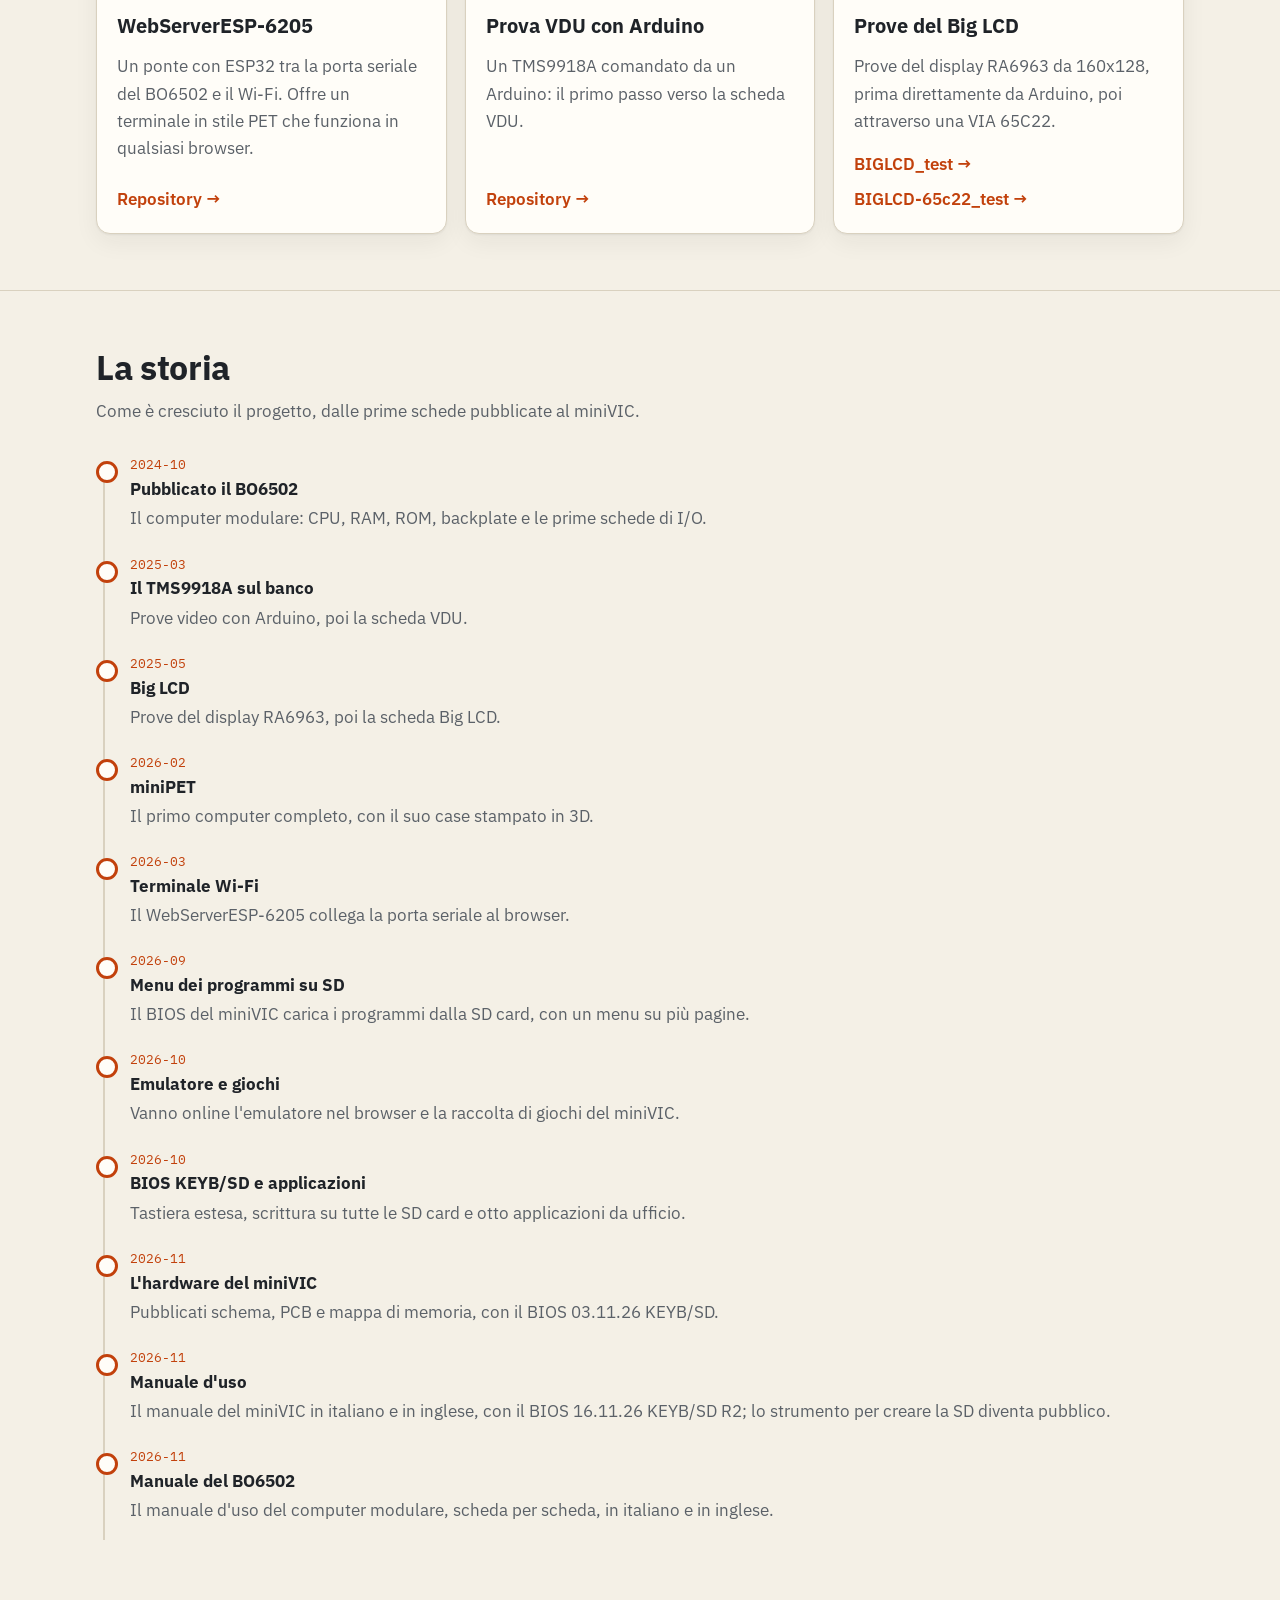
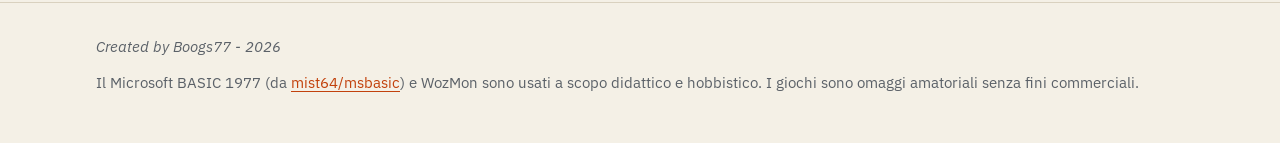
<file: it/index.html>
<!doctype html>
<html lang="it">
<head>
<meta charset="utf-8">
<meta name="viewport" content="width=device-width, initial-scale=1">
<title>Boogs77 Progetti 65C02</title>
<meta name="description" content="Computer a 8 bit autocostruiti attorno al W65C02S: il computer modulare BO6502, il miniPET, il miniVIC e la scheda Arcade6502, con BIOS, giochi, applicazioni e un emulatore nel browser.">
<link rel="canonical" href="https://boogs77.github.io/it/">
<link rel="alternate" hreflang="x-default" href="https://boogs77.github.io/">
<meta property="og:type" content="website">
<meta property="og:site_name" content="Boogs77 65C02">
<meta property="og:title" content="Boogs77 Progetti 65C02">
<meta property="og:description" content="Computer a 8 bit autocostruiti attorno al W65C02S: il computer modulare BO6502, il miniPET, il miniVIC e la scheda Arcade6502, con BIOS, giochi, applicazioni e un emulatore nel browser.">
<meta property="og:url" content="https://boogs77.github.io/it/">
<meta property="og:image" content="https://boogs77.github.io/img/emulator.jpg">
<meta property="og:locale" content="it_IT">
<meta property="og:locale:alternate" content="en_US">
<meta name="twitter:card" content="summary_large_image">
<meta name="twitter:title" content="Boogs77 Progetti 65C02">
<meta name="twitter:description" content="Computer a 8 bit autocostruiti attorno al W65C02S: il computer modulare BO6502, il miniPET, il miniVIC e la scheda Arcade6502, con BIOS, giochi, applicazioni e un emulatore nel browser.">
<meta name="twitter:image" content="https://boogs77.github.io/img/emulator.jpg">
<script type="application/ld+json">{"@context": "https://schema.org", "@graph": [{"@type": "WebSite", "name": "Boogs77 65C02", "url": "https://boogs77.github.io/", "inLanguage": ["en", "it"]}, {"@type": "VideoObject", "name": "La famiglia di computer 65C02 BO6502 (italiano)", "description": "Introduzione di cinque minuti alla famiglia di computer 65C02 autocostruiti BO6502: BO6502, miniPET, miniVIC e Arcade6502.", "thumbnailUrl": ["https://img.youtube.com/vi/_Hjr3x2rjTE/hqdefault.jpg"], "uploadDate": "2026-11-22", "duration": "PT5M", "inLanguage": "it", "contentUrl": "https://youtu.be/_Hjr3x2rjTE", "embedUrl": "https://www.youtube.com/embed/_Hjr3x2rjTE"}, {"@type": "VideoObject", "name": "La famiglia di computer 65C02 BO6502 (inglese)", "description": "Introduzione di cinque minuti alla famiglia di computer 65C02 autocostruiti BO6502: BO6502, miniPET, miniVIC e Arcade6502.", "thumbnailUrl": ["https://img.youtube.com/vi/LweN9A5SnNI/hqdefault.jpg"], "uploadDate": "2026-11-22", "duration": "PT5M", "inLanguage": "en", "contentUrl": "https://youtu.be/LweN9A5SnNI", "embedUrl": "https://www.youtube.com/embed/LweN9A5SnNI"}]}</script>
<link rel="alternate" hreflang="en" href="https://boogs77.github.io/">
<link rel="alternate" hreflang="it" href="https://boogs77.github.io/it/">
<link rel="icon" href="data:image/svg+xml,%3Csvg xmlns='http://www.w3.org/2000/svg' viewBox='0 0 32 32'%3E%3Crect width='32' height='32' rx='6' fill='%23c2410c'/%3E%3Ctext x='16' y='22' font-family='monospace' font-size='13' font-weight='700' text-anchor='middle' fill='white'%3E65%3C/text%3E%3C/svg%3E">
<link rel="preconnect" href="https://fonts.googleapis.com">
<link rel="preconnect" href="https://fonts.gstatic.com" crossorigin>
<link href="https://fonts.googleapis.com/css2?family=IBM+Plex+Mono:wght@400;600&family=IBM+Plex+Sans:wght@400;600;700&display=swap" rel="stylesheet">
<link rel="stylesheet" href="../style.css">
</head>
<body>

<header class="top">
  <div class="wrap">
    <a class="brand" href="#">Boogs77<span>/65C02</span></a>
    <nav class="nav">
      <a href="#macchine">Computer</a>
      <a href="#bo6502">Moduli</a>
      <a href="#software">Software</a>
      <a href="#videos">Video</a>
      <a href="#emulatore">Emulatore</a>
      <a href="#laboratorio">Laboratorio</a>
      <a href="#storia">Storia</a>
    </nav>
    <a class="lang" href="../" hreflang="en" lang="en">English</a>
  </div>
</header>

<main>
  <div class="wrap hero">
    <p class="eyebrow">W65C02S · TMS9918A · AY-3-8910</p>
    <h1>Computer a 8 bit autocostruiti attorno al 65C02</h1>
    <p class="lead">Tutto è partito da un computer modulare su backplane, il <b>BO6502</b>. Dalle sue schede sono nati tre percorsi: il <b>miniPET</b>, il <b>miniVIC</b> e la scheda per cabinato <a href="https://github.com/Boogs77/arcade_bios"><b>Arcade6502</b></a>. Ognuno ha il suo BIOS. Il miniVIC ha anche una raccolta di giochi, applicazioni da ufficio e un emulatore che fa girare tutto nel browser.</p>
    <div class="actions">
      <a class="btn primary" href="https://boogs77.github.io/BO6502-miniVIC-emulator/">▶ Gioca con il miniVIC nel browser</a>
      <a class="btn" href="https://github.com/Boogs77">Profilo GitHub</a>
      <a class="btn" href="https://hackaday.io/project/207465">Hackaday.io</a>
      <a class="btn" href="https://www.instructables.com/Build-a-Modular-65C02-Computer-BO6502-and-Turn-It-/">Instructables</a>
    </div>

    <ul class="stats">
      <li><b>3</b><span>computer: BO6502, miniPET, miniVIC</span></li>
      <li><b>16</b><span>schede modulo del BO6502</span></li>
      <li><b>28</b><span>giochi in assembly 65C02</span></li>
      <li><b>8</b><span>applicazioni da ufficio</span></li>
    </ul>

    <figure class="hero-figure">
      <img src="../img/minivic_board.jpg" alt="Il computer a scheda singola miniVIC: foto del PCB montato con CPU, zoccolo ZIF della ROM, connettori video, audio e joystick" width="1400" height="731">
      <figcaption>PCB del miniVIC ver 1.0</figcaption>
    </figure>
  </div>

  <!-- ===================== COMPUTER ===================== -->
  <section id="macchine">
    <div class="wrap">
      <h2>I computer</h2>
      <p class="section-lead">I tre computer hanno lo stesso progetto di base: CPU <b>W65C02S</b>, 32KB di RAM a <code>$0000-$7FFF</code>, una EEPROM da 32KB a <code>$8000-$FFFF</code>, e i dispositivi di I/O decodificati dentro l'area della ROM.</p>

      <div class="grid three">
        <article class="card">
          <div class="media"><img src="../img/m_backplate.jpg" alt="Backplate del BO6502 con cinque slot" loading="lazy"></div>
          <div class="body">
            <span class="tag">modulare</span>
            <h3>BO6502</h3>
            <p>Un computer modulare su un bus a 39 pin. Ogni funzione è una scheda separata inserita in un backplate, così il sistema si può ricomporre ed estendere.</p>
            <ul>
              <li>Clock selezionabile: 2 MHz, 1 MHz, 500 kHz</li>
              <li>Schede RAM e ROM con jumper per lasciare spazio all'I/O</li>
              <li>Schede video, seriale, tastiera, SD card, audio, joystick e LCD</li>
            </ul>
            <a class="more" href="https://github.com/Boogs77/BO6502_65C02-based_modular_computer">Repository BO6502 →</a>
            <a class="more" href="https://github.com/Boogs77/BO6502-manual">Manuale d'uso del BO6502 →</a>
          </div>
        </article>

        <article class="card">
          <div class="media"><img src="../img/minipet.jpg" alt="Il miniPET: un piccolo computer beige con schermo e tastiera integrati" loading="lazy"></div>
          <div class="body">
            <span class="tag">tutto in uno</span>
            <h3>miniPET</h3>
            <p>Un computer compatto ispirato all'aspetto del Commodore PET, in un case stampato in 3D disegnato con Fusion 360.</p>
            <ul>
              <li>Display grafico BIGLCD a <code>$D19X</code></li>
              <li>Tastiera a <code>$D18X</code>, porta seriale a <code>$CXXX</code></li>
              <li>WozMon, Microsoft BASIC e quattro giochi classici in italiano e inglese</li>
            </ul>
            <a class="more" href="https://github.com/Boogs77/miniPET_65c02">Repository miniPET →</a>
          </div>
        </article>

        <article class="card">
          <div class="media"><img src="../img/minivic_3d_rca.jpg" alt="La scheda del miniVIC in 3D, vista di lato" loading="lazy"></div>
          <div class="body">
            <span class="tag">arcade</span>
            <h3>miniVIC</h3>
            <p>Un computer arcade a scheda singola. Mette i moduli del BO6502 su un solo PCB, con video a colori, audio stereo e due joystick.</p>
            <ul>
              <li>Video TMS9918A: 256x192, 16 colori, 32 sprite</li>
              <li>Due AY-3-8910 per l'audio stereo</li>
              <li>Tastiera DIN5, due joystick tipo Sega, SD card, porta seriale</li>
            </ul>
            <a class="more" href="https://github.com/Boogs77/miniVIC_65c02">Repository miniVIC →</a>
          </div>
        </article>
      </div>
    </div>
  </section>

  <!-- ===================== MODULI ===================== -->
  <section id="bo6502">
    <div class="wrap">
      <h2>I moduli del BO6502</h2>
      <p class="section-lead">Ogni blocco del miniPET e del miniVIC nasce come scheda del BO6502. Ognuna ha la sua cartella nel repository del BO6502, con schema, PCB e note.</p>

      <div class="modules">
        <a class="module" href="https://github.com/Boogs77/BO6502_65C02-based_modular_computer/tree/main/BO6502%20CPU"><img src="../img/m_cpu.jpg" alt="" loading="lazy"><div><b>CPU</b><span>W65C02S</span></div></a>
        <a class="module" href="https://github.com/Boogs77/BO6502_65C02-based_modular_computer/tree/main/BO6502%20RESET"><img src="../img/m_reset.jpg" alt="" loading="lazy"><div><b>Reset e clock</b><span>NE555 · 0.5-2 MHz</span></div></a>
        <a class="module" href="https://github.com/Boogs77/BO6502_65C02-based_modular_computer/tree/main/BO6502%20RAM"><img src="../img/m_ram.jpg" alt="" loading="lazy"><div><b>RAM</b><span>32KB · $0000-$7FFF</span></div></a>
        <a class="module" href="https://github.com/Boogs77/BO6502_65C02-based_modular_computer/tree/main/BO6502%20ROM"><img src="../img/m_rom.jpg" alt="" loading="lazy"><div><b>ROM</b><span>32KB · $8000-$FFFF</span></div></a>
        <a class="module" href="https://github.com/Boogs77/BO6502_65C02-based_modular_computer/tree/main/BO6502%20VDU"><img src="../img/m_vdu.jpg" alt="" loading="lazy"><div><b>VDU</b><span>TMS9918A · $BXXX</span></div></a>
        <a class="module" href="https://github.com/Boogs77/BO6502_65C02-based_modular_computer/tree/main/BO6502%20SERIAL"><img src="../img/m_serial.jpg" alt="" loading="lazy"><div><b>Seriale</b><span>W65C51 · $CXXX</span></div></a>
        <a class="module" href="https://github.com/Boogs77/BO6502_65C02-based_modular_computer/tree/main/BO6502%20KEYb"><img src="../img/m_keyb.jpg" alt="" loading="lazy"><div><b>Tastiera</b><span>W65C22 · $D18X</span></div></a>
        <a class="module" href="https://github.com/Boogs77/BO6502_65C02-based_modular_computer/tree/main/BO6502%20BIGLCD"><img src="../img/m_biglcd.jpg" alt="" loading="lazy"><div><b>Big LCD</b><span>160x128 · $D19X</span></div></a>
        <a class="module" href="https://github.com/Boogs77/BO6502_65C02-based_modular_computer/tree/main/BO6502%20SDCard"><img src="../img/m_sdcard.jpg" alt="" loading="lazy"><div><b>SD card</b><span>SPI · $D1BX</span></div></a>
        <a class="module" href="https://github.com/Boogs77/BO6502_65C02-based_modular_computer/tree/main/BO6502%20AUDIO"><img src="../img/m_audio.jpg" alt="" loading="lazy"><div><b>Audio</b><span>AY-3-8910, una scheda per canale</span></div></a>
        <a class="module" href="https://github.com/Boogs77/BO6502_65C02-based_modular_computer/tree/main/BO6502%20JOYSTICK"><img src="../img/m_joystick.jpg" alt="" loading="lazy"><div><b>Joystick</b><span>W65C22 · 2x DB9</span></div></a>
        <a class="module" href="https://github.com/Boogs77/BO6502_65C02-based_modular_computer/tree/main/BO6502%20BACKPLATE"><img src="../img/m_backplate.jpg" alt="" loading="lazy"><div><b>Backplate</b><span>bus a 39 pin</span></div></a>
      </div>
      <p class="note">Nel repository ci sono anche il Bridge Connector tra backplate, la vecchia scheda LCD 16x2 con tastiera, la scheda di test a LED e la scheda MONITOR.</p>
    </div>
  </section>

  <!-- ===================== SOFTWARE ===================== -->
  <section id="software">
    <div class="wrap">
      <h2>Il software del miniVIC</h2>
      <p class="section-lead">Tutto il software è scritto in assembly 65C02. I programmi si caricano dalla SD card a <code>$1000</code> e chiamano il BIOS attraverso una jump table fissa a <code>$FD00</code>.</p>

      <h3>Giochi</h3>
      <p class="section-lead" style="margin-bottom:16px">Ventotto giochi: omaggi ai classici arcade del 1976-1983 e titoli originali. Usano la grafica a tile e sprite del TMS9918A e la musica stereo dei due AY-3-8910. Ogni gioco salva i suoi otto punteggi migliori sulla SD card.</p>
      <div class="shots">
        <figure><img src="../img/g_robert.png" alt="Robert: gioco isometrico a salti sui cubi" loading="lazy"><figcaption>Robert</figcaption></figure>
        <figure><img src="../img/g_cloud_raider.png" alt="Cloud Raider: sparatutto isometrico" loading="lazy"><figcaption>Cloud Raider</figcaption></figure>
        <figure><img src="../img/g_crystal_gardens.png" alt="Crystal Gardens: labirinto isometrico" loading="lazy"><figcaption>Crystal Gardens</figcaption></figure>
        <figure><img src="../img/g_dune_ranger.png" alt="Dune Ranger: gioco a scorrimento con un rover" loading="lazy"><figcaption>Dune Ranger</figcaption></figure>
        <figure><img src="../img/g_core_runner.png" alt="Core Runner: corsa spaziale e piattaforme" loading="lazy"><figcaption>Core Runner</figcaption></figure>
        <figure><img src="../img/g_deep_space_miner.png" alt="Deep Space Miner: sparatutto minerario nello spazio" loading="lazy"><figcaption>Deep Space Miner</figcaption></figure>
        <figure><img src="../img/g_special_forces.png" alt="Special Forces: azione a scorrimento" loading="lazy"><figcaption>Special Forces</figcaption></figure>
        <figure><img src="../img/g_tank.png" alt="Tank vs Tank: due carri armati sul campo di battaglia" loading="lazy"><figcaption>Tank vs Tank</figcaption></figure>
      </div>
      <p><a href="https://github.com/Boogs77/miniVIC_games"><b>Repository miniVIC Games →</b></a></p>

      <h3 style="margin-top:36px">Applicazioni</h3>
      <p class="section-lead" style="margin-bottom:16px">Otto applicazioni da ufficio nello spirito dei primi anni '80, in modo testo a 40 colonne. I documenti si salvano sulla SD card.</p>
      <div class="shots apps">
        <figure><img src="../img/a_write_typing.png" alt="Editor di testo miniVIC WRITE" loading="lazy"><figcaption>WRITE · editor di testo</figcaption></figure>
        <figure><img src="../img/a_calc_formulas.png" alt="Foglio elettronico miniVIC CALC" loading="lazy"><figcaption>CALC · foglio elettronico</figcaption></figure>
        <figure><img src="../img/a_file_card.png" alt="Schedario miniVIC FILE" loading="lazy"><figcaption>FILE · schedario</figcaption></figure>
        <figure><img src="../img/a_desk_calendar.png" alt="Calendario di miniVIC DESK" loading="lazy"><figcaption>DESK · calcolatrice, calendario</figcaption></figure>
        <figure><img src="../img/a_mon_disasm.png" alt="Monitor in linguaggio macchina miniVIC MON" loading="lazy"><figcaption>MON · monitor</figcaption></figure>
        <figure><img src="../img/a_asm_ok.png" alt="Assembler miniVIC ASM" loading="lazy"><figcaption>ASM · assembler 65C02</figcaption></figure>
      </div>
      <p>Completano la serie TERM (terminale seriale) e DISK (gestione della SD card). <a href="https://github.com/Boogs77/miniVIC_apps"><b>Repository miniVIC Apps →</b></a></p>

      <h3 style="margin-top:36px">BIOS</h3>
      <div class="grid two">
        <div>
          <p>La ROM del miniVIC contiene <b>WozMon</b>, il <b>Microsoft BASIC 1977</b> e un BIOS con un menu di avvio. Il menu ha quattro voci: monitor, BASIC, programmi della SD card e informazioni di sistema. La versione attuale è la <b>16.11.26 KEYB/SD R2</b>.</p>
          <ul>
            <li>Modo tastiera esteso: frecce, tasti funzione, Ctrl, Alt</li>
            <li>Lettura e scrittura su SD card SDSC e SDHC</li>
            <li>Menu dei programmi della SD con pagine e sottomenu per giochi e applicazioni</li>
          </ul>
          <p><a href="https://github.com/Boogs77/miniVIC_bios"><b>Repository miniVIC BIOS →</b></a></p>
        </div>
        <div class="table-scroll">
          <table>
            <thead><tr><th>Indirizzo</th><th>Dispositivo</th></tr></thead>
            <tbody>
              <tr><td class="addr">$0000-$7FFF</td><td>RAM 32KB</td></tr>
              <tr><td class="addr">$8000-$AFFF</td><td>ROM: BASIC e BIOS</td></tr>
              <tr><td class="addr">$B000</td><td>Video TMS9918A, interrupt su NMI</td></tr>
              <tr><td class="addr">$C000</td><td>Porta seriale W65C51</td></tr>
              <tr><td class="addr">$D180</td><td>VIA della tastiera</td></tr>
              <tr><td class="addr">$D380</td><td>2x AY-3-8910</td></tr>
              <tr><td class="addr">$D580</td><td>VIA dei joystick</td></tr>
              <tr><td class="addr">$DD80</td><td>VIA della SD card</td></tr>
              <tr><td class="addr">$E000-$FFFF</td><td>ROM: menu, jump table, WozMon</td></tr>
            </tbody>
          </table>
        </div>
      </div>

      <h3 style="margin-top:36px">Manuali d'uso</h3>
      <div class="grid two" style="align-items:center">
        <div>
          <p>Il <b>manuale d'uso del miniVIC</b> riprende lo stile del manuale dell'Apple-1 del 1976. Descrive tutta la macchina con il BIOS <b>16.11.26 KEYB/SD R2</b>: mappe della memoria e dei dispositivi, decodifica degli indirizzi, schema elettrico, elenco dei componenti, tutti i registri dei chip, i menu del BIOS, WozMon, il Microsoft BASIC, le applicazioni, i giochi e il formato della SD card.</p>
          <p>È in italiano e in inglese, in un'edizione per lo schermo (carta color crema, immagini a colori) e una per la stampa (carta bianca, immagini in grigio).</p>
          <div class="actions" style="margin-top:18px">
            <a class="btn primary" href="https://github.com/Boogs77/miniVIC-manual/blob/main/MiniVIC_Manual_IT.pdf">PDF in italiano</a>
            <a class="btn" href="https://github.com/Boogs77/miniVIC-manual/blob/main/MiniVIC_Manual_EN.pdf">PDF in inglese</a>
            <a class="btn" href="https://github.com/Boogs77/miniVIC-manual">Edizioni da stampa e sorgenti</a>
          </div>
        </div>
        <figure class="card" style="margin:0;max-width:340px;justify-self:center">
          <img src="../img/manual_it.jpg" alt="Copertina del manuale d'uso del miniVIC" loading="lazy" width="910" height="1287">
        </figure>
      </div>

      <div class="grid two" style="align-items:center;margin-top:36px">
        <div>
          <p>Il <b>manuale d'uso del BO6502</b> fa parte della stessa serie e ha lo stesso aspetto. Descrive il computer modulare scheda per scheda: il bus a 39 poli, le mappe della memoria e dei dispositivi, ogni modulo con i suoi ponticelli, gli schemi elettrici e gli elenchi dei componenti di tutte le schede, tutti i registri dei chip (TMS9918A, ACIA, VIA, AY-3-8910, display T6963C e HD44780), il BIOS, WozMon e il Microsoft BASIC, e quanto del software del miniVIC ci gira.</p>
          <div class="actions" style="margin-top:18px">
            <a class="btn primary" href="https://github.com/Boogs77/BO6502-manual/blob/main/BO6502_Manual_IT.pdf">PDF in italiano</a>
            <a class="btn" href="https://github.com/Boogs77/BO6502-manual/blob/main/BO6502_Manual_EN.pdf">PDF in inglese</a>
            <a class="btn" href="https://github.com/Boogs77/BO6502-manual">Edizioni da stampa e sorgenti</a>
          </div>
        </div>
        <figure class="card" style="margin:0;max-width:340px;justify-self:center">
          <img src="../img/manual_bo6502_it.jpg" alt="Copertina del manuale d'uso del BO6502" loading="lazy" width="910" height="1287">
        </figure>
      </div>

      <h3 style="margin-top:36px">Musica e SD card</h3>
      <p><a href="https://github.com/Boogs77/miniVIC_music"><b>miniVIC Music</b></a> raccoglie brani per i due chip AY-3-8910, come programmi per la SD card. <a href="https://github.com/Boogs77/bo6502-SDbuilder"><b>BO6502 SD Builder</b></a> è un insieme di strumenti Python che mettono giochi, applicazioni e brani nell'immagine RAW della SD card letta dal menu del BIOS. Con questi strumenti si crea anche la SD predefinita dell'emulatore.</p>
    </div>
  </section>

  <!-- ===================== EMULATORE ===================== -->
  <section id="emulatore">
    <div class="wrap">
      <div class="grid two" style="align-items:center">
        <div>
          <h2>Provalo nel browser</h2>
          <p>Il <b>BO6502 · miniVIC Emulator</b> fa girare nel browser la vera ROM del BIOS: si possono usare i giochi e le applicazioni senza l'hardware.</p>
          <ul>
            <li>Si sceglie tra BO6502 (schede in un rack) e miniVIC</li>
            <li>TMS9918A accurato e due AY-3-8910 in stereo</li>
            <li>Tastiera e joystick sullo schermo; funzionano anche i gamepad</li>
            <li>SD card emulata con tutti i giochi e le applicazioni</li>
            <li>Debugger con CPU, memoria, registri del VDP, delle VIA e degli AY</li>
          </ul>
          <div class="actions" style="margin-top:18px">
            <a class="btn primary" href="https://boogs77.github.io/BO6502-miniVIC-emulator/">▶ Apri l'emulatore</a>
            <a class="btn" href="https://github.com/Boogs77/BO6502-miniVIC-emulator">Codice sorgente</a>
          </div>
        </div>
        <figure class="card" style="margin:0">
          <img src="../img/emulator.jpg" alt="L'emulatore con Tank vs Tank e il pannello audio dei due AY" loading="lazy" width="1400" height="972">
        </figure>
      </div>
    </div>
  </section>

  <!-- ===================== VIDEOS ===================== -->
  <section id="videos">
    <div class="wrap">
      <h2>Video</h2>
      <p class="section-lead">Il video introduttivo di tutto il sistema: cinque minuti, con sottotitoli, in italiano e in inglese.</p>
      <div style="display:grid;grid-template-columns:repeat(auto-fit,minmax(300px,1fr));gap:24px">
        <figure class="card" style="margin:0">
          <div style="position:relative;padding-top:56.25%">
            <iframe style="position:absolute;top:0;left:0;width:100%;height:100%;border:0" src="https://www.youtube-nocookie.com/embed/_Hjr3x2rjTE" title="Il progetto completo (italiano)" loading="lazy" allow="accelerometer; encrypted-media; picture-in-picture" referrerpolicy="strict-origin-when-cross-origin" allowfullscreen></iframe>
          </div>
          <figcaption class="body">
            <h3>Italiano</h3>
            <a class="more" href="https://youtu.be/_Hjr3x2rjTE">Guarda su YouTube →</a>
          </figcaption>
        </figure>
        <figure class="card" style="margin:0">
          <div style="position:relative;padding-top:56.25%">
            <iframe style="position:absolute;top:0;left:0;width:100%;height:100%;border:0" src="https://www.youtube-nocookie.com/embed/LweN9A5SnNI" title="Il progetto completo (inglese)" loading="lazy" allow="accelerometer; encrypted-media; picture-in-picture" referrerpolicy="strict-origin-when-cross-origin" allowfullscreen></iframe>
          </div>
          <figcaption class="body">
            <h3>English</h3>
            <a class="more" href="https://youtu.be/LweN9A5SnNI">Guarda su YouTube →</a>
          </figcaption>
        </figure>
      </div>
    </div>
  </section>

  <!-- ===================== LABORATORIO ===================== -->
  <section id="laboratorio">
    <div class="wrap">
      <h2>Laboratorio e banchi di prova</h2>
      <p class="section-lead">Progetti più piccoli, usati per provare un chip da solo prima di disegnarne la scheda, o per collegare i computer al mondo esterno.</p>
      <div class="grid three">
        <article class="card">
          <div class="media photo"><img src="../img/webserver.jpg" alt="Pagina del WebServerESP-6205 nel browser, con schermo e tastiera in stile PET" loading="lazy"></div>
          <div class="body">
            <h3>WebServerESP-6205</h3>
            <p>Un ponte con ESP32 tra la porta seriale del BO6502 e il Wi-Fi. Offre un terminale in stile PET che funziona in qualsiasi browser.</p>
            <a class="more" href="https://github.com/Boogs77/WebServerESP-6205">Repository →</a>
          </div>
        </article>
        <article class="card">
          <div class="media photo"><img src="../img/vdu_hello.jpg" alt="Prova del TMS9918A con un testo su un monitor" loading="lazy"></div>
          <div class="body">
            <h3>Prova VDU con Arduino</h3>
            <p>Un TMS9918A comandato da un Arduino: il primo passo verso la scheda VDU.</p>
            <a class="more" href="https://github.com/Boogs77/VDU_arduino_test">Repository →</a>
          </div>
        </article>
        <article class="card">
          <div class="media photo"><img src="../img/biglcd_wozmon.jpg" alt="Display Big LCD con un dump di memoria di WozMon" loading="lazy"></div>
          <div class="body">
            <h3>Prove del Big LCD</h3>
            <p>Prove del display RA6963 da 160x128, prima direttamente da Arduino, poi attraverso una VIA 65C22.</p>
            <a class="more" href="https://github.com/Boogs77/BIGLCD_test">BIGLCD_test →</a>
            <a class="more" style="padding-top:0" href="https://github.com/Boogs77/BIGLCD-65c22_test">BIGLCD-65c22_test →</a>
          </div>
        </article>
      </div>
    </div>
  </section>

  <!-- ===================== STORIA ===================== -->
  <section id="storia">
    <div class="wrap">
      <h2>La storia</h2>
      <p class="section-lead">Come è cresciuto il progetto, dalle prime schede pubblicate al miniVIC.</p>
      <ol class="timeline">
        <li><time>2024-10</time><b>Pubblicato il BO6502</b><p>Il computer modulare: CPU, RAM, ROM, backplate e le prime schede di I/O.</p></li>
        <li><time>2025-03</time><b>Il TMS9918A sul banco</b><p>Prove video con Arduino, poi la scheda VDU.</p></li>
        <li><time>2025-05</time><b>Big LCD</b><p>Prove del display RA6963, poi la scheda Big LCD.</p></li>
        <li><time>2026-02</time><b>miniPET</b><p>Il primo computer completo, con il suo case stampato in 3D.</p></li>
        <li><time>2026-03</time><b>Terminale Wi-Fi</b><p>Il WebServerESP-6205 collega la porta seriale al browser.</p></li>
        <li><time>2026-09</time><b>Menu dei programmi su SD</b><p>Il BIOS del miniVIC carica i programmi dalla SD card, con un menu su più pagine.</p></li>
        <li><time>2026-10</time><b>Emulatore e giochi</b><p>Vanno online l'emulatore nel browser e la raccolta di giochi del miniVIC.</p></li>
        <li><time>2026-10</time><b>BIOS KEYB/SD e applicazioni</b><p>Tastiera estesa, scrittura su tutte le SD card e otto applicazioni da ufficio.</p></li>
        <li><time>2026-11</time><b>L'hardware del miniVIC</b><p>Pubblicati schema, PCB e mappa di memoria, con il BIOS 03.11.26 KEYB/SD.</p></li>
        <li><time>2026-11</time><b>Manuale d'uso</b><p>Il manuale del miniVIC in italiano e in inglese, con il BIOS 16.11.26 KEYB/SD R2; lo strumento per creare la SD diventa pubblico.</p></li>
        <li><time>2026-11</time><b>Manuale del BO6502</b><p>Il manuale d'uso del computer modulare, scheda per scheda, in italiano e in inglese.</p></li>
      </ol>
    </div>
  </section>
</main>

<footer>
  <div class="wrap">
    <span><i>Created by Boogs77 - 2026</i></span>
    <span>Il Microsoft BASIC 1977 (da <a href="https://github.com/mist64/msbasic">mist64/msbasic</a>) e WozMon sono usati a scopo didattico e hobbistico. I giochi sono omaggi amatoriali senza fini commerciali.</span>
  </div>
</footer>

</body>
</html>
</file>
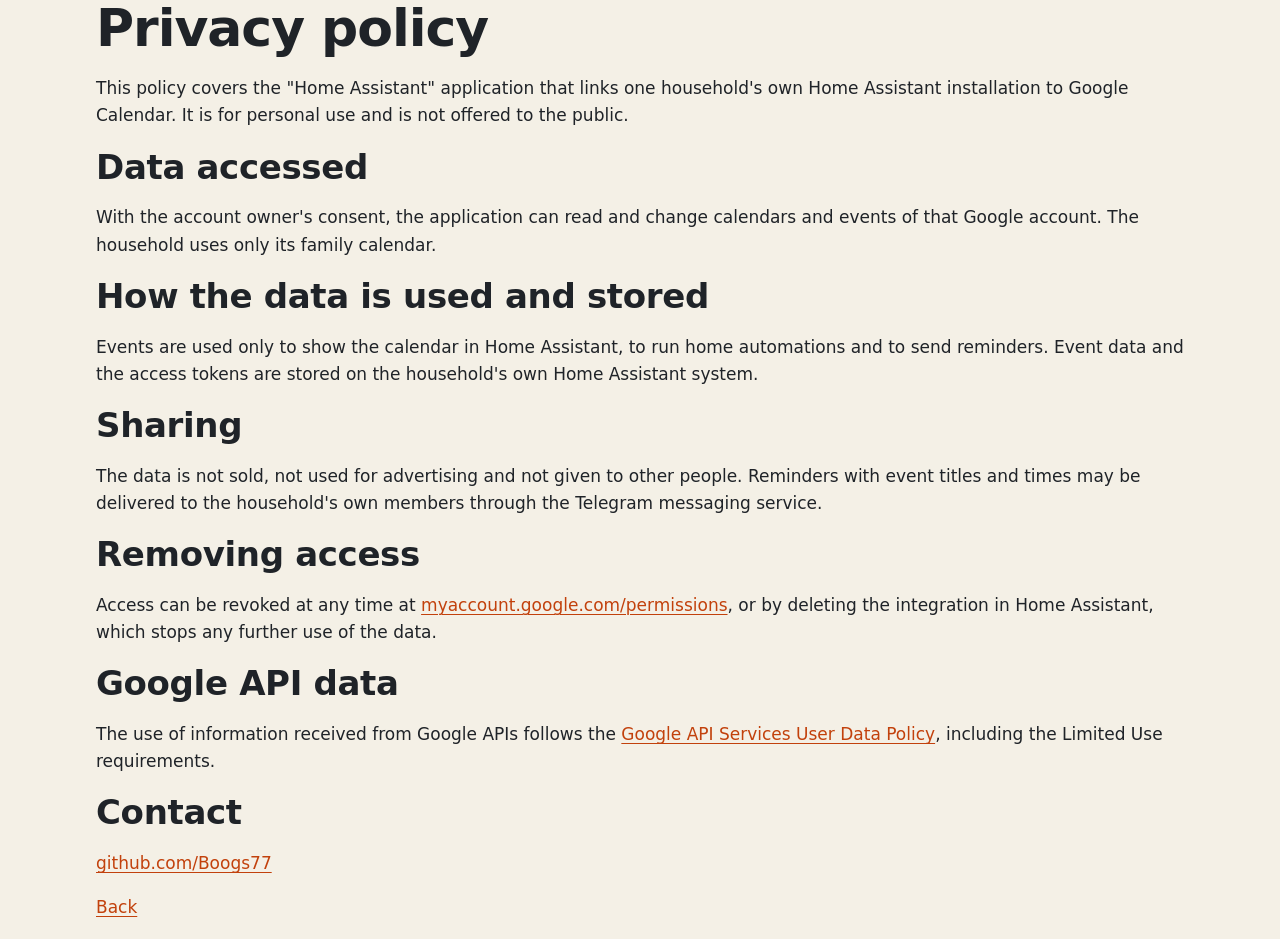
<file: ha-calendar-privacy.html>
<!doctype html>
<html lang="en">
<head>
<meta charset="utf-8">
<meta name="viewport" content="width=device-width, initial-scale=1">
<meta name="robots" content="noindex">
<title>Privacy Policy, Home Assistant Calendar Link</title>
<link rel="stylesheet" href="style.css">
</head>
<body>
<main class="wrap">
<h1>Privacy policy</h1>
<p>This policy covers the "Home Assistant" application that links one household's own Home Assistant installation to
Google Calendar. It is for personal use and is not offered to the public.</p>

<h2>Data accessed</h2>
<p>With the account owner's consent, the application can read and change calendars and events of that Google
account. The household uses only its family calendar.</p>

<h2>How the data is used and stored</h2>
<p>Events are used only to show the calendar in Home Assistant, to run home automations and to send reminders.
Event data and the access tokens are stored on the household's own Home Assistant system.</p>

<h2>Sharing</h2>
<p>The data is not sold, not used for advertising and not given to other people. Reminders with event titles and
times may be delivered to the household's own members through the Telegram messaging service.</p>

<h2>Removing access</h2>
<p>Access can be revoked at any time at
<a href="https://myaccount.google.com/permissions">myaccount.google.com/permissions</a>, or by deleting the
integration in Home Assistant, which stops any further use of the data.</p>

<h2>Google API data</h2>
<p>The use of information received from Google APIs follows the
<a href="https://developers.google.com/terms/api-services-user-data-policy">Google API Services User Data Policy</a>,
including the Limited Use requirements.</p>

<h2>Contact</h2>
<p><a href="https://github.com/Boogs77">github.com/Boogs77</a></p>
<p><a href="ha-calendar.html">Back</a></p>
</main>
</body>
</html>
</file>
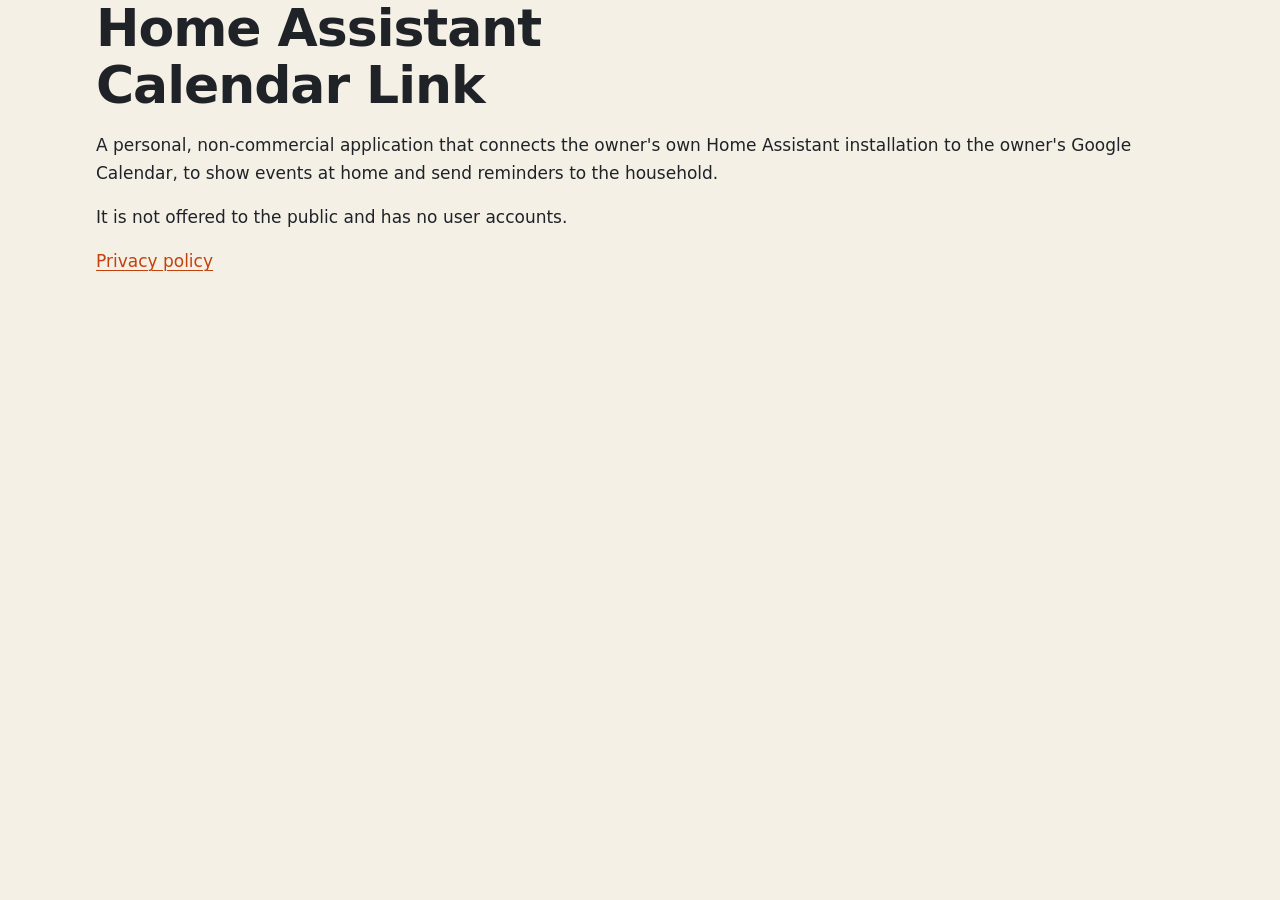
<file: ha-calendar.html>
<!doctype html>
<html lang="en">
<head>
<meta charset="utf-8">
<meta name="viewport" content="width=device-width, initial-scale=1">
<meta name="robots" content="noindex">
<title>Home Assistant Calendar Link</title>
<link rel="stylesheet" href="style.css">
</head>
<body>
<main class="wrap">
<h1>Home Assistant Calendar Link</h1>
<p>A personal, non-commercial application that connects the owner's own Home Assistant installation to the owner's
Google Calendar, to show events at home and send reminders to the household.</p>
<p>It is not offered to the public and has no user accounts.</p>
<p><a href="ha-calendar-privacy.html">Privacy policy</a></p>
</main>
</body>
</html>
</file>
<file: style.css>
:root {
  --bg: #f4f0e6;
  --surface: #fffdf8;
  --surface-2: #ebe5d6;
  --plate: #ffffff;
  --text: #1f2328;
  --muted: #5b6168;
  --border: #d9d1bf;
  --accent: #c2410c;
  --accent-soft: #fde7d9;
  --green: #15803d;
  --screen: #0b1020;
  --shadow: 0 1px 2px rgba(31, 35, 40, .06), 0 8px 24px rgba(31, 35, 40, .06);
  --radius: 14px;
  --mono: "IBM Plex Mono", ui-monospace, SFMono-Regular, Menlo, Consolas, monospace;
  --sans: "IBM Plex Sans", system-ui, -apple-system, "Segoe UI", Roboto, sans-serif;
  color-scheme: light;
}

@media (prefers-color-scheme: dark) {
  :root:not([data-theme="light"]) {
    --bg: #12151b;
    --surface: #1a1f27;
    --surface-2: #232a34;
    --plate: #f3f1ec;
    --text: #e8e6e1;
    --muted: #a3a9b2;
    --border: #2e3642;
    --accent: #fb923c;
    --accent-soft: #3a2416;
    --green: #4ade80;
    --shadow: 0 1px 2px rgba(0, 0, 0, .3), 0 8px 24px rgba(0, 0, 0, .25);
    color-scheme: dark;
  }
}

:root[data-theme="dark"] {
  --bg: #12151b;
  --surface: #1a1f27;
  --surface-2: #232a34;
  --plate: #f3f1ec;
  --text: #e8e6e1;
  --muted: #a3a9b2;
  --border: #2e3642;
  --accent: #fb923c;
  --accent-soft: #3a2416;
  --green: #4ade80;
  --shadow: 0 1px 2px rgba(0, 0, 0, .3), 0 8px 24px rgba(0, 0, 0, .25);
  color-scheme: dark;
}

* { box-sizing: border-box; }

html { scroll-behavior: smooth; scroll-padding-top: 72px; }

body {
  margin: 0;
  background: var(--bg);
  color: var(--text);
  font-family: var(--sans);
  font-size: 17px;
  line-height: 1.6;
  -webkit-font-smoothing: antialiased;
}

img { max-width: 100%; height: auto; display: block; }

a { color: var(--accent); text-decoration-thickness: 1px; text-underline-offset: 3px; }
a:hover { text-decoration-thickness: 2px; }

code, .mono { font-family: var(--mono); font-size: .92em; }

.wrap { width: 100%; max-width: 1120px; margin: 0 auto; padding: 0 16px; }

/* ---------- header ---------- */
.top {
  position: sticky; top: 0; z-index: 10;
  background: color-mix(in srgb, var(--bg) 88%, transparent);
  backdrop-filter: blur(8px);
  border-bottom: 1px solid var(--border);
}
.top .wrap { display: flex; align-items: center; gap: 16px; height: 60px; }
.brand { font-family: var(--mono); font-weight: 600; color: var(--text); text-decoration: none; white-space: nowrap; }
.brand span { color: var(--accent); }
.nav { display: flex; gap: 18px; margin-left: auto; overflow-x: auto; scrollbar-width: none; }
.nav::-webkit-scrollbar { display: none; }
.nav a { color: var(--muted); text-decoration: none; font-size: 15px; white-space: nowrap; }
.nav a:hover { color: var(--text); }
.lang {
  font-family: var(--mono); font-size: 13px; text-decoration: none; color: var(--text);
  border: 1px solid var(--border); border-radius: 999px; padding: 3px 10px; white-space: nowrap;
}
.lang:hover { border-color: var(--accent); }

/* ---------- hero ---------- */
.hero { padding-top: 56px; padding-bottom: 32px; }
.eyebrow { font-family: var(--mono); font-size: 13px; letter-spacing: .08em; text-transform: uppercase; color: var(--accent); margin: 0 0 12px; }
h1 { font-size: clamp(32px, 5vw, 52px); line-height: 1.1; margin: 0 0 18px; letter-spacing: -.02em; max-width: 18ch; }
.lead { font-size: clamp(17px, 2vw, 20px); color: var(--muted); max-width: 62ch; margin: 0 0 26px; }
.actions { display: flex; flex-wrap: wrap; gap: 12px; }
.btn {
  display: inline-flex; align-items: center; gap: 8px; padding: 11px 18px; border-radius: 10px;
  font-weight: 600; text-decoration: none; border: 1px solid var(--border); color: var(--text); background: var(--surface);
}
.btn.primary { background: var(--accent); border-color: var(--accent); color: #fff; }
:root[data-theme="dark"] .btn.primary { color: #1a1206; }
@media (prefers-color-scheme: dark) { :root:not([data-theme="light"]) .btn.primary { color: #1a1206; } }
.btn:hover { text-decoration: none; filter: brightness(1.05); }

.hero-figure {
  margin: 40px 0 0; background: var(--plate); border-radius: var(--radius);
  border: 1px solid var(--border); box-shadow: var(--shadow); padding: 20px; overflow: hidden;
}
.hero-figure img { max-width: 960px; width: 100%; height: auto; margin: 0 auto; }
.hero-figure figcaption { color: #5b6168; font-size: 14px; text-align: center; margin-top: 8px; }

.stats { display: grid; grid-template-columns: repeat(auto-fit, minmax(min(150px, 45%), 1fr)); gap: 12px; margin: 28px 0 0; padding: 0; list-style: none; }
.stats li { background: var(--surface); border: 1px solid var(--border); border-radius: 12px; padding: 14px 16px; }
.stats b { display: block; font-family: var(--mono); font-size: 26px; line-height: 1.2; }
.stats span { color: var(--muted); font-size: 14px; }

/* ---------- sections ---------- */
section { padding: 56px 0; border-top: 1px solid var(--border); }
h2 { font-size: clamp(26px, 3.4vw, 34px); line-height: 1.2; margin: 0 0 10px; letter-spacing: -.01em; }
h3 { font-size: 20px; margin: 0 0 6px; line-height: 1.3; }
.section-lead { color: var(--muted); max-width: 70ch; margin: 0 0 30px; }

.grid { display: grid; gap: 18px; }
.grid.three { grid-template-columns: repeat(auto-fit, minmax(min(290px, 100%), 1fr)); }
.grid.four { grid-template-columns: repeat(auto-fit, minmax(min(220px, 100%), 1fr)); }
.grid.two { grid-template-columns: repeat(auto-fit, minmax(min(320px, 100%), 1fr)); }

.card {
  background: var(--surface); border: 1px solid var(--border); border-radius: var(--radius);
  box-shadow: var(--shadow); overflow: hidden; display: flex; flex-direction: column;
}
.card .media { background: var(--plate); aspect-ratio: 16 / 10; display: flex; align-items: center; justify-content: center; padding: 10px; overflow: hidden; }
.card .media img { max-height: 100%; max-width: 100%; width: auto; height: auto; object-fit: contain; }
.card .media.screen { background: var(--screen); padding: 0; }
.card .media.screen img { width: 100%; height: 100%; object-fit: cover; image-rendering: pixelated; }
.card .media.photo { padding: 0; }
.card .media.photo img { width: 100%; height: 100%; object-fit: cover; }
.card .body { padding: 18px 20px 20px; display: flex; flex-direction: column; gap: 8px; flex: 1; }
.card p { margin: 0; color: var(--muted); }
.card ul { margin: 0; padding-left: 18px; color: var(--muted); font-size: 15px; }
.card .more { margin-top: auto; padding-top: 8px; font-weight: 600; text-decoration: none; }
.card .more:hover { text-decoration: underline; }

.tag {
  display: inline-block; font-family: var(--mono); font-size: 12px; padding: 2px 8px; border-radius: 999px;
  background: var(--accent-soft); color: var(--accent); align-self: flex-start;
}

/* module strip */
.modules { display: grid; grid-template-columns: repeat(auto-fill, minmax(min(160px, 45%), 1fr)); gap: 12px; }
.module { background: var(--surface); border: 1px solid var(--border); border-radius: 12px; overflow: hidden; text-decoration: none; color: var(--text); }
.module img { background: var(--plate); aspect-ratio: 3 / 2; width: 100%; object-fit: contain; padding: 6px; }
.module div { padding: 8px 12px 10px; font-size: 14px; }
.module b { display: block; font-size: 15px; }
.module span { color: var(--muted); font-family: var(--mono); font-size: 12px; }
.module:hover { border-color: var(--accent); }

/* table */
.table-scroll { overflow-x: auto; border: 1px solid var(--border); border-radius: 12px; background: var(--surface); }
table { border-collapse: collapse; width: 100%; font-size: 15px; min-width: 560px; }
th, td { text-align: left; padding: 10px 14px; border-bottom: 1px solid var(--border); vertical-align: top; }
th { font-size: 13px; text-transform: uppercase; letter-spacing: .05em; color: var(--muted); background: var(--surface-2); }
tr:last-child td { border-bottom: 0; }
td.addr { font-family: var(--mono); white-space: nowrap; }

/* screenshot strip */
.shots { display: grid; grid-template-columns: repeat(auto-fill, minmax(min(230px, 100%), 1fr)); gap: 12px; margin: 0 0 18px; }
.shots figure { margin: 0; background: var(--screen); border-radius: 10px; overflow: hidden; border: 1px solid var(--border); }
.shots img { width: 100%; aspect-ratio: 4 / 3; object-fit: cover; image-rendering: pixelated; }
.shots figcaption { font-size: 13px; color: #c9ced6; padding: 6px 10px; font-family: var(--mono); }

/* timeline */
.timeline { list-style: none; margin: 0; padding: 0; position: relative; }
.timeline::before { content: ""; position: absolute; left: 7px; top: 6px; bottom: 6px; width: 2px; background: var(--border); }
.timeline li { position: relative; padding: 0 0 22px 34px; }
.timeline li::before {
  content: ""; position: absolute; left: 0; top: 6px; width: 16px; height: 16px; border-radius: 50%;
  background: var(--surface); border: 3px solid var(--accent);
}
.timeline time { font-family: var(--mono); font-size: 13px; color: var(--accent); display: block; }
.timeline b { display: block; }
.timeline p { margin: 2px 0 0; color: var(--muted); }

.note {
  background: var(--surface); border: 1px solid var(--border); border-left: 4px solid var(--accent);
  border-radius: 10px; padding: 14px 18px; color: var(--muted); font-size: 15px; margin-top: 22px;
}

footer { border-top: 1px solid var(--border); padding: 32px 0 48px; color: var(--muted); font-size: 15px; }
footer .wrap { display: flex; flex-wrap: wrap; gap: 12px 24px; justify-content: space-between; }

@media (max-width: 640px) {
  body { font-size: 16px; }
  .nav { display: none; }
  .lang { margin-left: auto; }
  .hero { padding-top: 36px; }
  section { padding: 40px 0; }
  .hero-figure { padding: 10px; }
}

.shots.apps { grid-template-columns: repeat(auto-fill, minmax(min(300px, 100%), 1fr)); }
</file>
